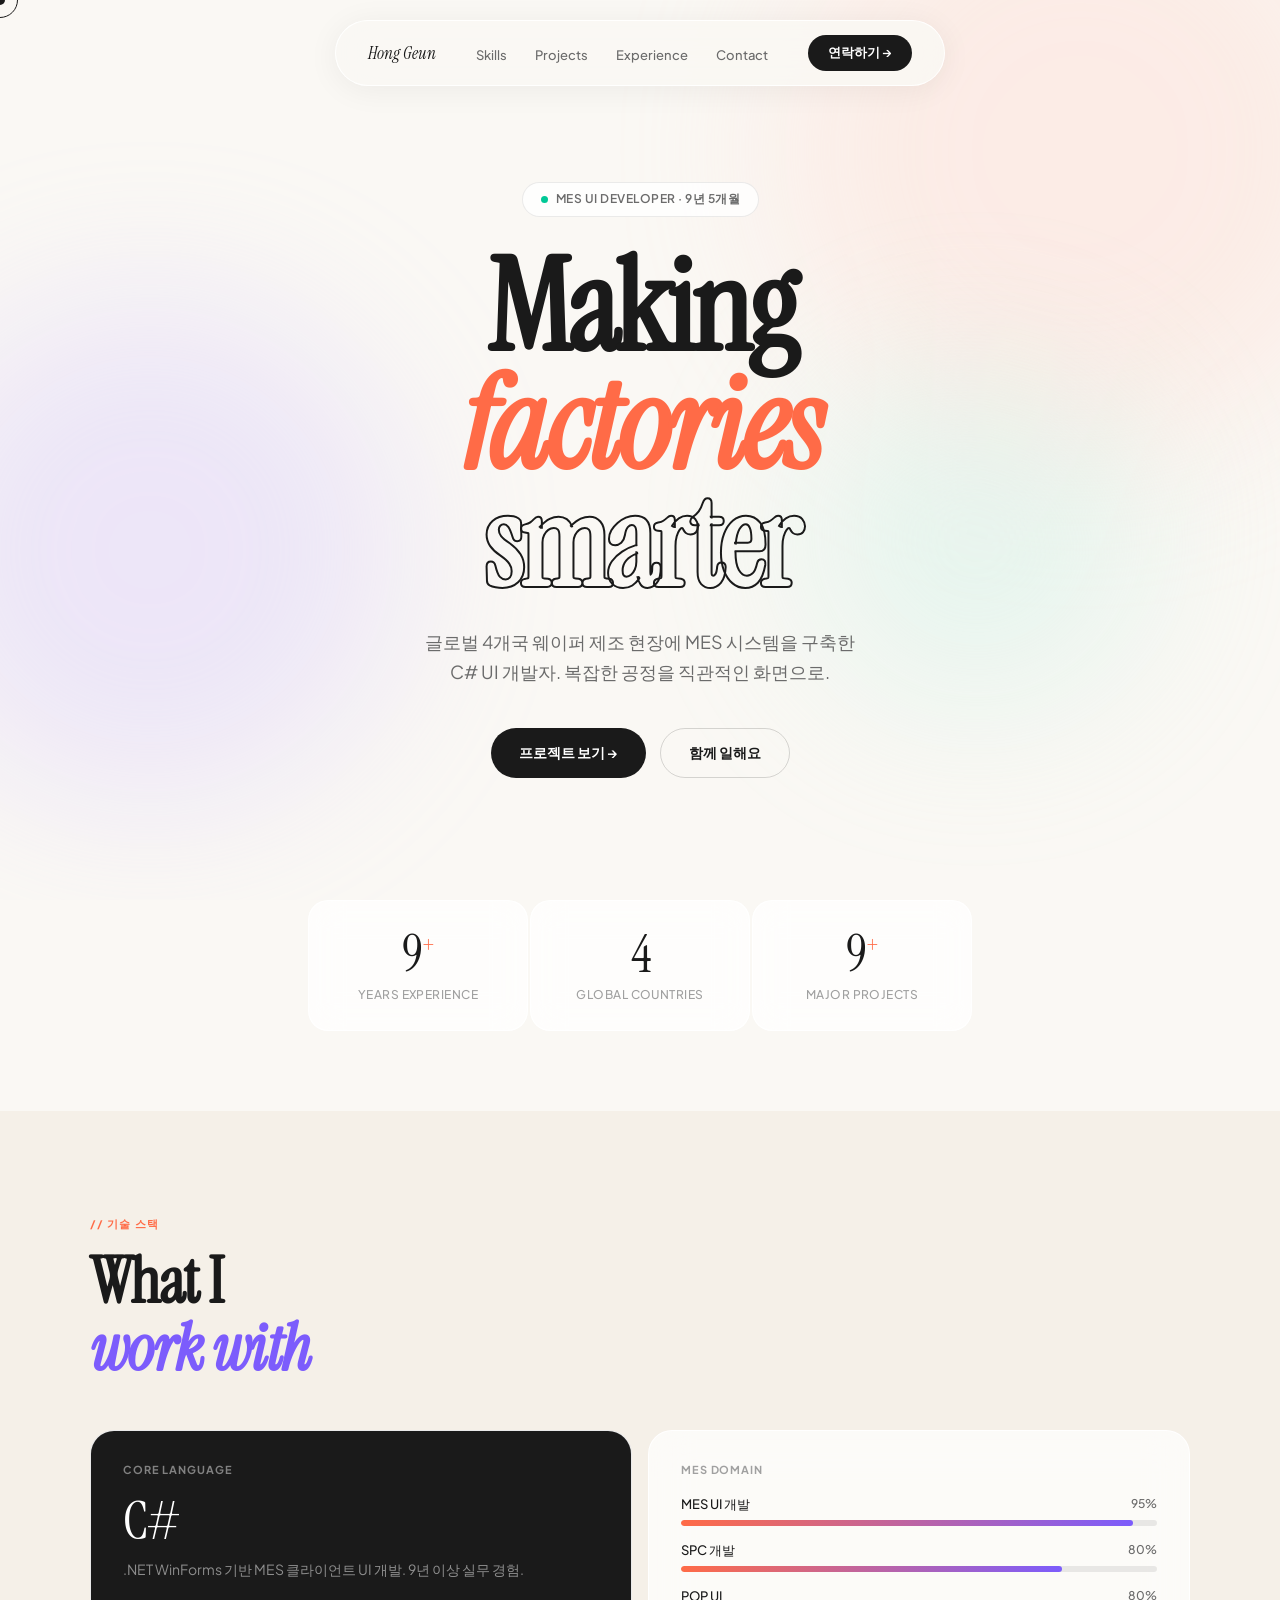
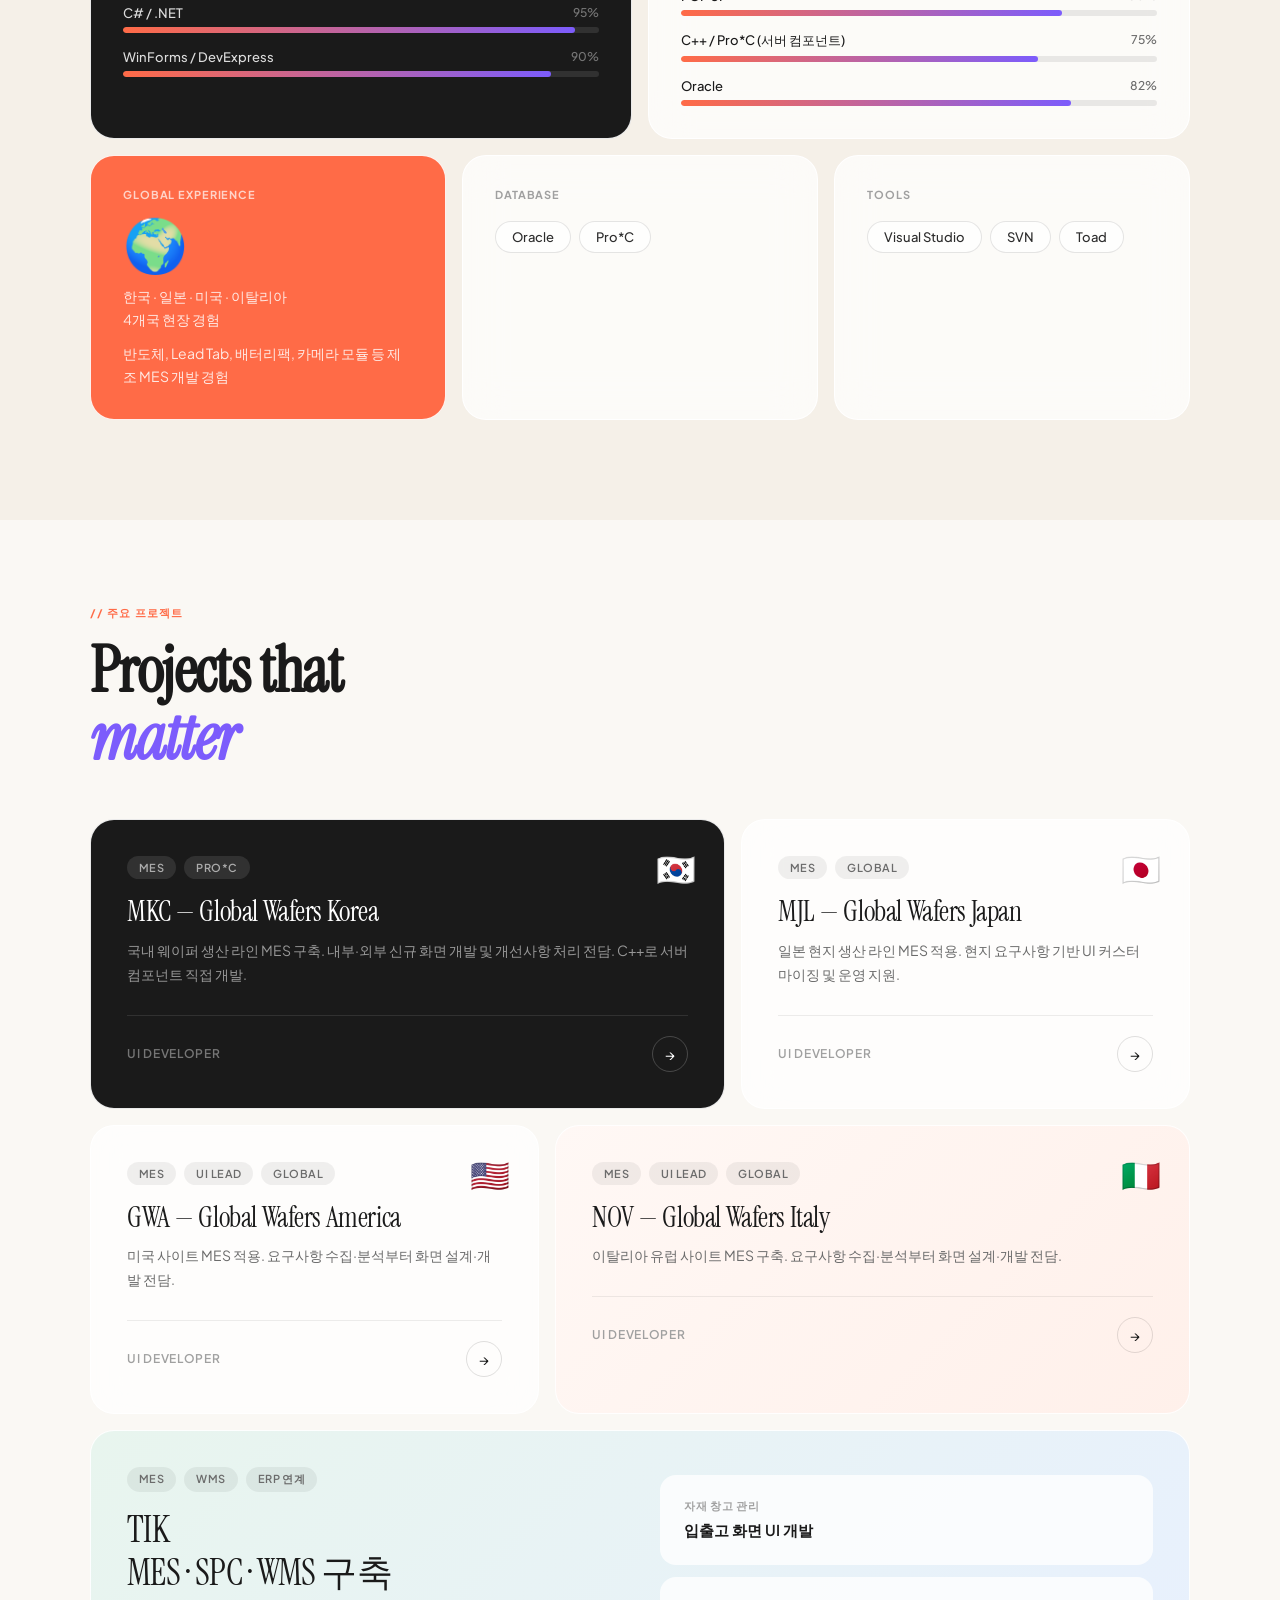
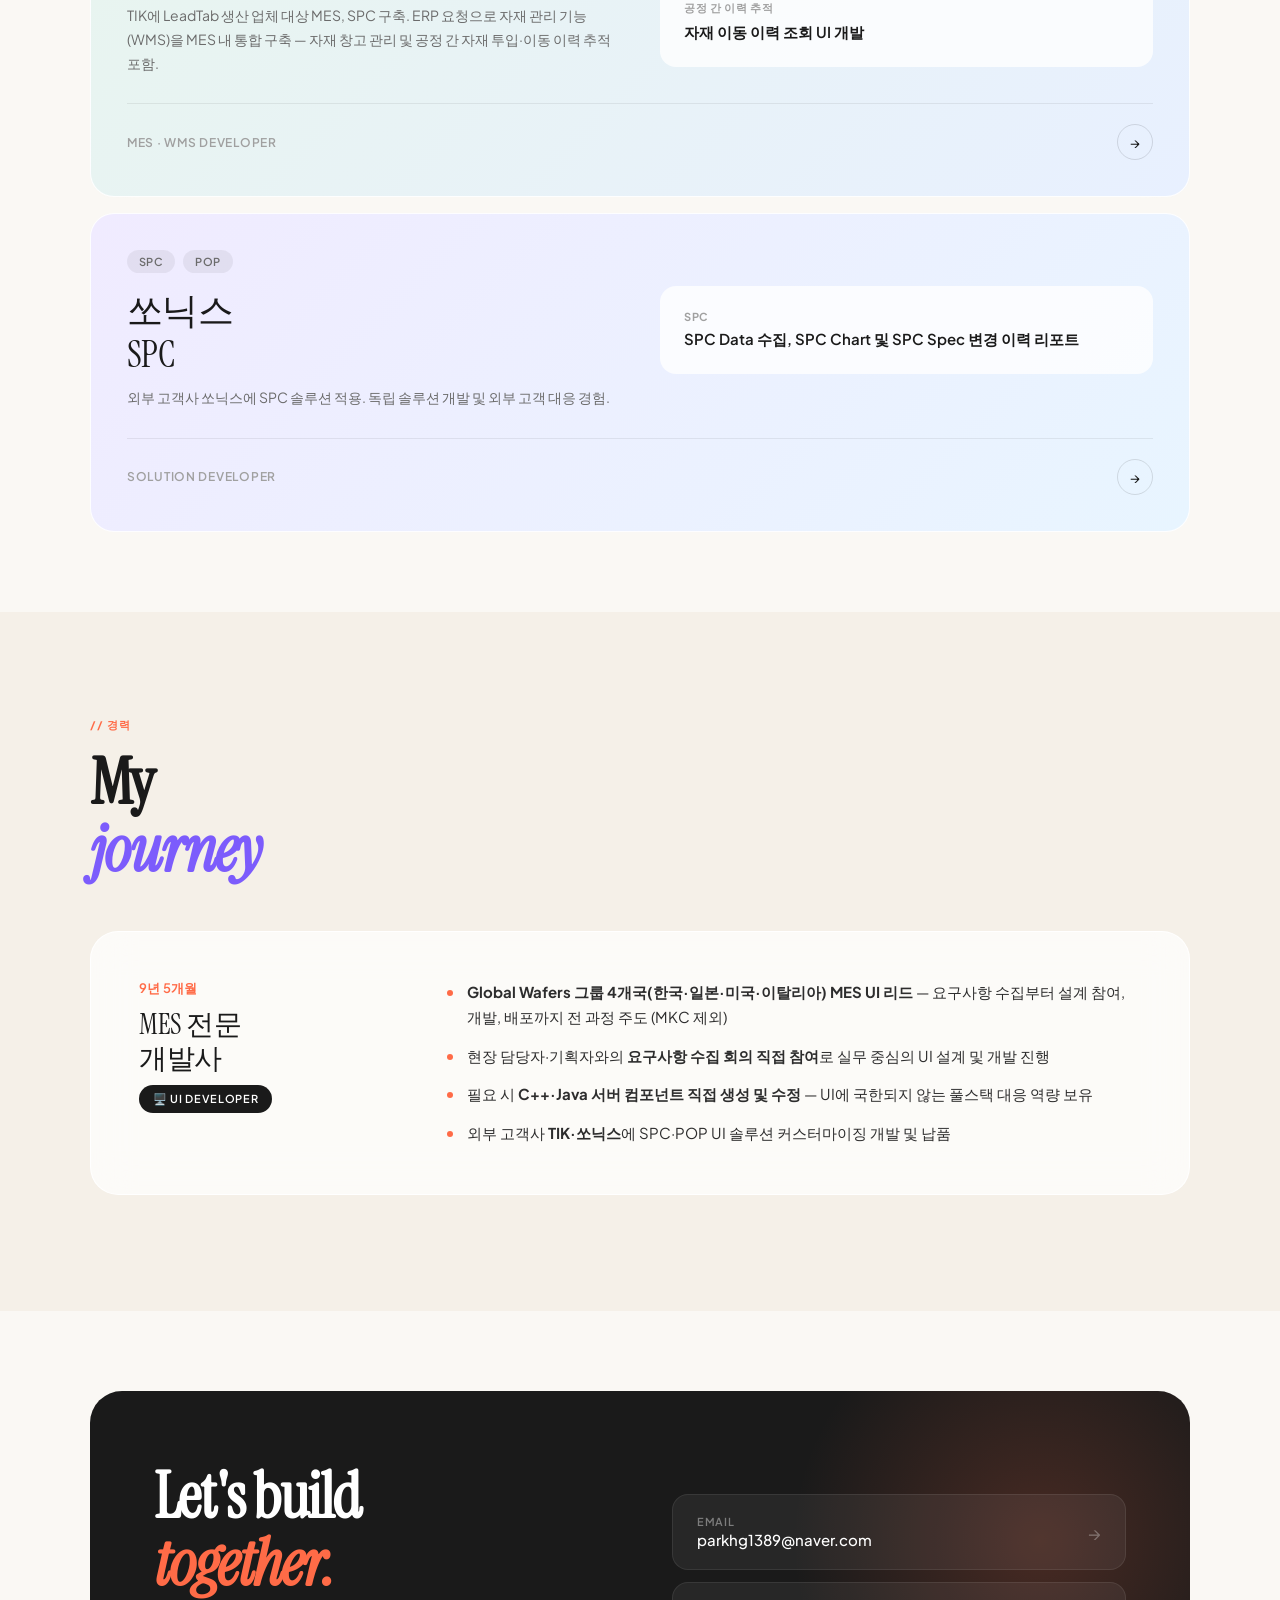
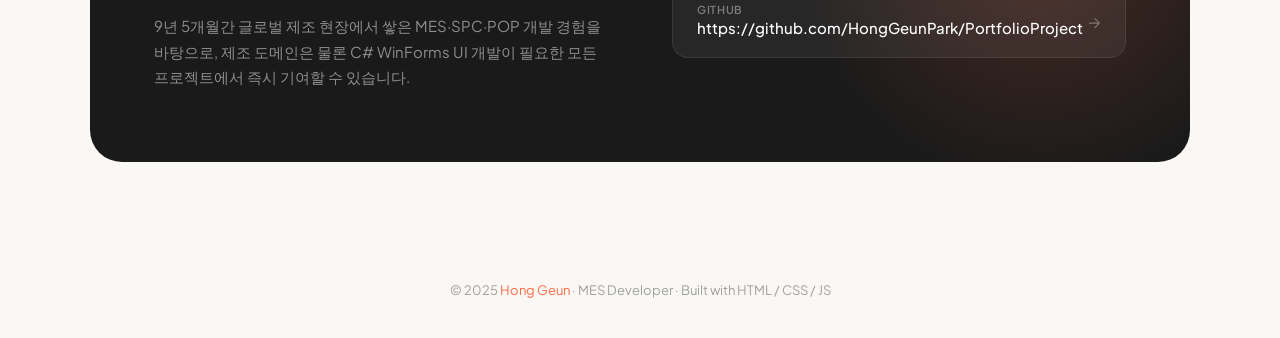
<file: index.html>
<!DOCTYPE html>
<html lang="ko">
<head>
<meta charset="UTF-8">
<meta name="viewport" content="width=device-width, initial-scale=1.0">
<title>Hong Geun · MES Developer</title>
<link href="https://fonts.googleapis.com/css2?family=Instrument+Serif:ital@0;1&family=Pretendard:wght@300;400;500;600;700&family=Plus+Jakarta+Sans:wght@400;600;700;800&display=swap" rel="stylesheet">
<link rel="stylesheet" href="style.css">
</head>
<body>

<!-- 커스텀 커서 -->
<div class="cursor" id="cursor"></div>
<div class="cursor-ring" id="cursorRing"></div>

<!-- 배경 블롭 -->
<div class="blob-wrap" aria-hidden="true">
  <div class="blob blob1"></div>
  <div class="blob blob2"></div>
  <div class="blob blob3"></div>
</div>

<!-- ── 네비게이션 ── -->
<nav>
  <div class="nav-logo">Hong Geun</div>
  <ul class="nav-links">
    <li><a href="#skills">Skills</a></li>
    <li><a href="#projects">Projects</a></li>
    <li><a href="#experience">Experience</a></li>
    <li><a href="#contact">Contact</a></li>
  </ul>
  <a href="#contact" class="nav-cta">연락하기 →</a>
</nav>

<!-- ── 히어로 ── -->
<section class="hero">
  <div class="hero-chip">
    <span class="chip-dot"></span>
    MES UI Developer · 9년 5개월
  </div>
  <h1 class="hero-title">
    Making<br>
    <em>factories</em><br>
    <span class="outline">smarter</span>
  </h1>
  <p class="hero-sub">
    글로벌 4개국 웨이퍼 제조 현장에 MES 시스템을 구축한<br>
    C# UI 개발자. 복잡한 공정을 직관적인 화면으로.
  </p>
  <div class="hero-actions">
    <a href="#projects" class="btn-dark">프로젝트 보기 →</a>
    <a href="#contact" class="btn-ghost">함께 일해요</a>
  </div>
</section>

<!-- ── 통계 ── -->
<div class="stats-row">
  <div class="stat-pill reveal">
    <div class="stat-big">9<sup>+</sup></div>
    <div class="stat-small">Years Experience</div>
  </div>
  <div class="stat-pill reveal d1">
    <div class="stat-big">4</div>
    <div class="stat-small">Global Countries</div>
  </div>
  <div class="stat-pill reveal d2">
    <div class="stat-big">9<sup>+</sup></div>
    <div class="stat-small">Major Projects</div>
  </div>
</div>

<!-- ── 스킬 ── -->
<div class="bg-cream" style="padding: 100px 0;">
<section id="skills" class="section" style="padding-top:0; padding-bottom:0;">
  <div class="reveal">
    <span class="section-tag">// 기술 스택</span>
    <h2 class="section-heading">What I<br><em>work with</em></h2>
  </div>
  <div class="skills-bento">

    <div class="bento-card dark col6 reveal d1">
      <div class="bento-label">Core Language</div>
      <div class="big-text">C#</div>
      <p style="color:rgba(255,255,255,0.5); font-size:14px; margin-top:10px; line-height:1.6;">
        .NET WinForms 기반 MES 클라이언트 UI 개발. 9년 이상 실무 경험.
      </p>
      <div style="margin-top:24px;" class="sbl">
        <div class="sbl-item">
          <div class="sbl-row"><span>C# / .NET</span><span class="sbl-pct">95%</span></div>
          <div class="sbl-track"><div class="sbl-fill" data-w="95"></div></div>
        </div>
        <div class="sbl-item">
          <div class="sbl-row"><span>WinForms / DevExpress</span><span class="sbl-pct">90%</span></div>
          <div class="sbl-track"><div class="sbl-fill" data-w="90"></div></div>
        </div>
      </div>
    </div>

    <div class="bento-card col6 reveal d2">
      <div class="bento-label">MES Domain</div>
      <div class="sbl">
        <div class="sbl-item">
          <div class="sbl-row"><span>MES UI 개발</span><span class="sbl-pct">95%</span></div>
          <div class="sbl-track"><div class="sbl-fill" data-w="95"></div></div>
        </div>
        <div class="sbl-item">
          <div class="sbl-row"><span>SPC 개발</span><span class="sbl-pct">80%</span></div>
          <div class="sbl-track"><div class="sbl-fill" data-w="80"></div></div>
        </div>
        <div class="sbl-item">
          <div class="sbl-row"><span>POP UI</span><span class="sbl-pct">80%</span></div>
          <div class="sbl-track"><div class="sbl-fill" data-w="80"></div></div>
        </div>
        <div class="sbl-item">
          <div class="sbl-row"><span>C++ / Pro*C (서버 컴포넌트)</span><span class="sbl-pct">75%</span></div>
          <div class="sbl-track"><div class="sbl-fill" data-w="75"></div></div>
        </div>
        <div class="sbl-item">
          <div class="sbl-row"><span>Oracle</span><span class="sbl-pct">82%</span></div>
          <div class="sbl-track"><div class="sbl-fill" data-w="82"></div></div>
        </div>
      </div>
    </div>

    <div class="bento-card coral col4 reveal">
      <div class="bento-label">Global Experience</div>
      <div class="big-text">🌍</div>
      <p style="color:rgba(255,255,255,0.85); font-size:14px; margin-top:12px; line-height:1.6;">
        한국 · 일본 · 미국 · 이탈리아<br>4개국 현장 경험
      </p>
      <p style="color:rgba(255,255,255,0.85); font-size:14px; margin-top:12px; line-height:1.6;">
        반도체, Lead Tab, 배터리팩, 카메라 모듈 등 제조 MES 개발 경험
      </p>
    </div>

    <div class="bento-card col4 reveal d1">
      <div class="bento-label">Database</div>
      <div class="s-chips">
        <span class="s-chip">Oracle</span>
        <span class="s-chip">Pro*C</span>
      </div>
    </div>

    <div class="bento-card col4 reveal d2">
      <div class="bento-label">Tools</div>
      <div class="s-chips">
        <span class="s-chip">Visual Studio</span>
        <span class="s-chip">SVN</span>
        <span class="s-chip">Toad</span>
      </div>
    </div>

  </div>
</section>
</div>

<!-- ── 프로젝트 ── -->
<section id="projects" class="section">
  <div class="reveal">
    <span class="section-tag">// 주요 프로젝트</span>
    <h2 class="section-heading">Projects that<br><em>matter</em></h2>
  </div>
  <div class="projects-grid">

    <div class="proj-card span7 dark reveal">
      <span class="proj-flag">🇰🇷</span>
      <div class="proj-tags-row">
        <span class="proj-tag">MES</span>        
        <span class="proj-tag">Pro*C</span>
      </div>
      <div class="proj-title">MKC — Global Wafers Korea</div>
      <p class="proj-desc">국내 웨이퍼 생산 라인 MES 구축. 내부·외부 신규 화면 개발 및 개선사항 처리 전담. C++로 서버 컴포넌트 직접 개발.</p>
      <div class="proj-bottom">
        <span class="proj-role">UI Developer</span>
        <div class="proj-arrow">→</div>
      </div>
    </div>

    <div class="proj-card span5 reveal d1">
      <span class="proj-flag">🇯🇵</span>
      <div class="proj-tags-row">
        <span class="proj-tag">MES</span>
        <span class="proj-tag">Global</span>
      </div>
      <div class="proj-title">MJL — Global Wafers Japan</div>
      <p class="proj-desc">일본 현지 생산 라인 MES 적용. 현지 요구사항 기반 UI 커스터마이징 및 운영 지원.</p>
      <div class="proj-bottom">
        <span class="proj-role">UI Developer</span>
        <div class="proj-arrow">→</div>
      </div>
    </div>

    <div class="proj-card span5 reveal">
      <span class="proj-flag">🇺🇸</span>
      <div class="proj-tags-row">
        <span class="proj-tag">MES</span>
        <span class="proj-tag">UI Lead</span>
        <span class="proj-tag">Global</span>
      </div>
      <div class="proj-title">GWA — Global Wafers America</div>
      <p class="proj-desc">미국 사이트 MES 적용. 요구사항 수집·분석부터 화면 설계·개발 전담.</p>
      <div class="proj-bottom">
        <span class="proj-role">UI Developer</span>
        <div class="proj-arrow">→</div>
      </div>
    </div>

    <div class="proj-card span7 reveal d1" style="background: linear-gradient(135deg,#fff8f5,#fff0ea);">
      <span class="proj-flag">🇮🇹</span>
      <div class="proj-tags-row">
        <span class="proj-tag">MES</span>
        <span class="proj-tag">UI Lead</span>
        <span class="proj-tag">Global</span>
      </div>
      <div class="proj-title">NOV — Global Wafers Italy</div>
      <p class="proj-desc">이탈리아 유럽 사이트 MES 구축. 요구사항 수집·분석부터 화면 설계·개발 전담.</p>
      <div class="proj-bottom">
        <span class="proj-role">UI Developer</span>
        <div class="proj-arrow">→</div>
      </div>
    </div>
    <div class="proj-card span12 reveal" style="background: linear-gradient(135deg,#e8f5ee,#e8f0ff);">
      <div style="display:grid; grid-template-columns:1fr 1fr; gap:40px; align-items:center;">
        <div>
          <div class="proj-tags-row">
            <span class="proj-tag">MES</span>
            <span class="proj-tag">WMS</span>
            <span class="proj-tag">ERP 연계</span>
          </div>
          <div class="proj-title" style="font-size:36px;">TIK<br>MES · SPC · WMS 구축</div>
          <p class="proj-desc"> TIK에 LeadTab 생산 업체 대상 MES, SPC 구축. ERP 요청으로 자재 관리 기능(WMS)을 MES 내 통합 구축 — 자재 창고 관리 및 공정 간 자재 투입·이동 이력 추적 포함.</p>
        </div>
        <div style="display:flex; flex-direction:column; gap:12px;">
          <div style="background:rgba(255,255,255,0.8); border-radius:16px; padding:24px;">
            <div style="font-size:11px; font-weight:700; color:#a0a0a0; letter-spacing:.06em; text-transform:uppercase; margin-bottom:6px;">자재 창고 관리</div>
            <div style="font-size:15px; font-weight:600; color:#1a1a1a;">입출고 화면 UI 개발</div>
          </div>
          <div style="background:rgba(255,255,255,0.8); border-radius:16px; padding:24px;">
            <div style="font-size:11px; font-weight:700; color:#a0a0a0; letter-spacing:.06em; text-transform:uppercase; margin-bottom:6px;">공정 간 이력 추적</div>
            <div style="font-size:15px; font-weight:600; color:#1a1a1a;">자재 이동 이력 조회 UI 개발</div>
          </div>
        </div>
      </div>
      <div class="proj-bottom">
        <span class="proj-role">MES · WMS Developer</span>
        <div class="proj-arrow">→</div>
      </div>
    </div>
    <div class="proj-card span12 reveal" style="background: linear-gradient(135deg,#f0ebff,#e8f5ff);">
      <div style="display:grid; grid-template-columns:1fr 1fr; gap:40px; align-items:center;">
        <div>
          <div class="proj-tags-row">
            <span class="proj-tag">SPC</span>
            <span class="proj-tag">POP</span>
          </div>
          <div class="proj-title" style="font-size:36px;">쏘닉스<br>SPC</div>
          <p class="proj-desc">외부 고객사 쏘닉스에 SPC 솔루션 적용. 독립 솔루션 개발 및 외부 고객 대응 경험.</p>
        </div>
        <div style="display:flex; flex-direction:column; gap:12px;">
          <div style="background:rgba(255,255,255,0.8); border-radius:16px; padding:24px;">
            <div style="font-size:11px; font-weight:700; color:#a0a0a0; letter-spacing:.06em; text-transform:uppercase; margin-bottom:6px;">SPC</div>
            <div style="font-size:15px; font-weight:600; color:#1a1a1a;">SPC Data 수집, SPC Chart 및 SPC Spec 변경 이력 리포트</div>
          </div>
        </div>
      </div>
      <div class="proj-bottom">
        <span class="proj-role">Solution Developer</span>
        <div class="proj-arrow">→</div>
      </div>
    </div>
  </div>
</section>

<!-- ── 경력 ── -->
<div class="bg-cream" style="padding: 100px 0;">
<section id="experience" class="section" style="padding-top:0; padding-bottom:0;">
  <div class="reveal">
    <span class="section-tag">// 경력</span>
    <h2 class="section-heading">My<br><em>journey</em></h2>
  </div>
  <div class="exp-card reveal">
    <div>
      <div class="exp-period">9년 5개월</div>
      <div class="exp-co">MES 전문<br>개발사</div>
      <div class="exp-badge">🖥️ UI Developer</div>
    </div>
    <ul class="exp-points">
      <li>
        <strong>Global Wafers 그룹 4개국(한국·일본·미국·이탈리아) MES UI 리드</strong> — 
        요구사항 수집부터 설계 참여, 개발, 배포까지 전 과정 주도 (MKC 제외)
      </li>
      <li>
        현장 담당자·기획자와의 <strong>요구사항 수집 회의 직접 참여</strong>로 
        실무 중심의 UI 설계 및 개발 진행
      </li>
      <li>
        필요 시 <strong>C++·Java 서버 컴포넌트 직접 생성 및 수정</strong> — 
        UI에 국한되지 않는 풀스택 대응 역량 보유
      </li>
      <li>
        외부 고객사 <strong>TIK·쏘닉스</strong>에 SPC·POP UI 솔루션 
        커스터마이징 개발 및 납품
      </li>
    </ul>
  </div>
</section>
</div>

<!-- ── 연락처 ── -->
<section id="contact" class="section">
  <div class="contact-wrap reveal">
    <div>
      <h2 class="contact-heading">Let's build<br><em>together.</em></h2>
      <p class="contact-sub">9년 5개월간 글로벌 제조 현장에서 쌓은 MES·SPC·POP 개발 경험을 바탕으로,
제조 도메인은 물론 C# WinForms UI 개발이 필요한 모든 프로젝트에서 즉시 기여할 수 있습니다.</p>
    </div>
    <div class="contact-links-col">
      <a href="mailto:parkhg1389@naver.com" class="contact-item">
        <div><div class="ci-label">Email</div><div class="ci-value">parkhg1389@naver.com</div></div>
        <span class="ci-arrow">→</span>
      </a>
      <a href="https://github.com/HongGeunPark/PortfolioProject" target="_blank" class="contact-item">
        <div><div class="ci-label">GitHub</div><div class="ci-value">https://github.com/HongGeunPark/PortfolioProject</div></div>
        <span class="ci-arrow">→</span>
      </a>
    </div>
  </div>
</section>

<footer>© 2025 <span>Hong Geun</span> · MES Developer · Built with HTML / CSS / JS</footer>

<script src="script.js"></script>
</body>
</html>
</file>
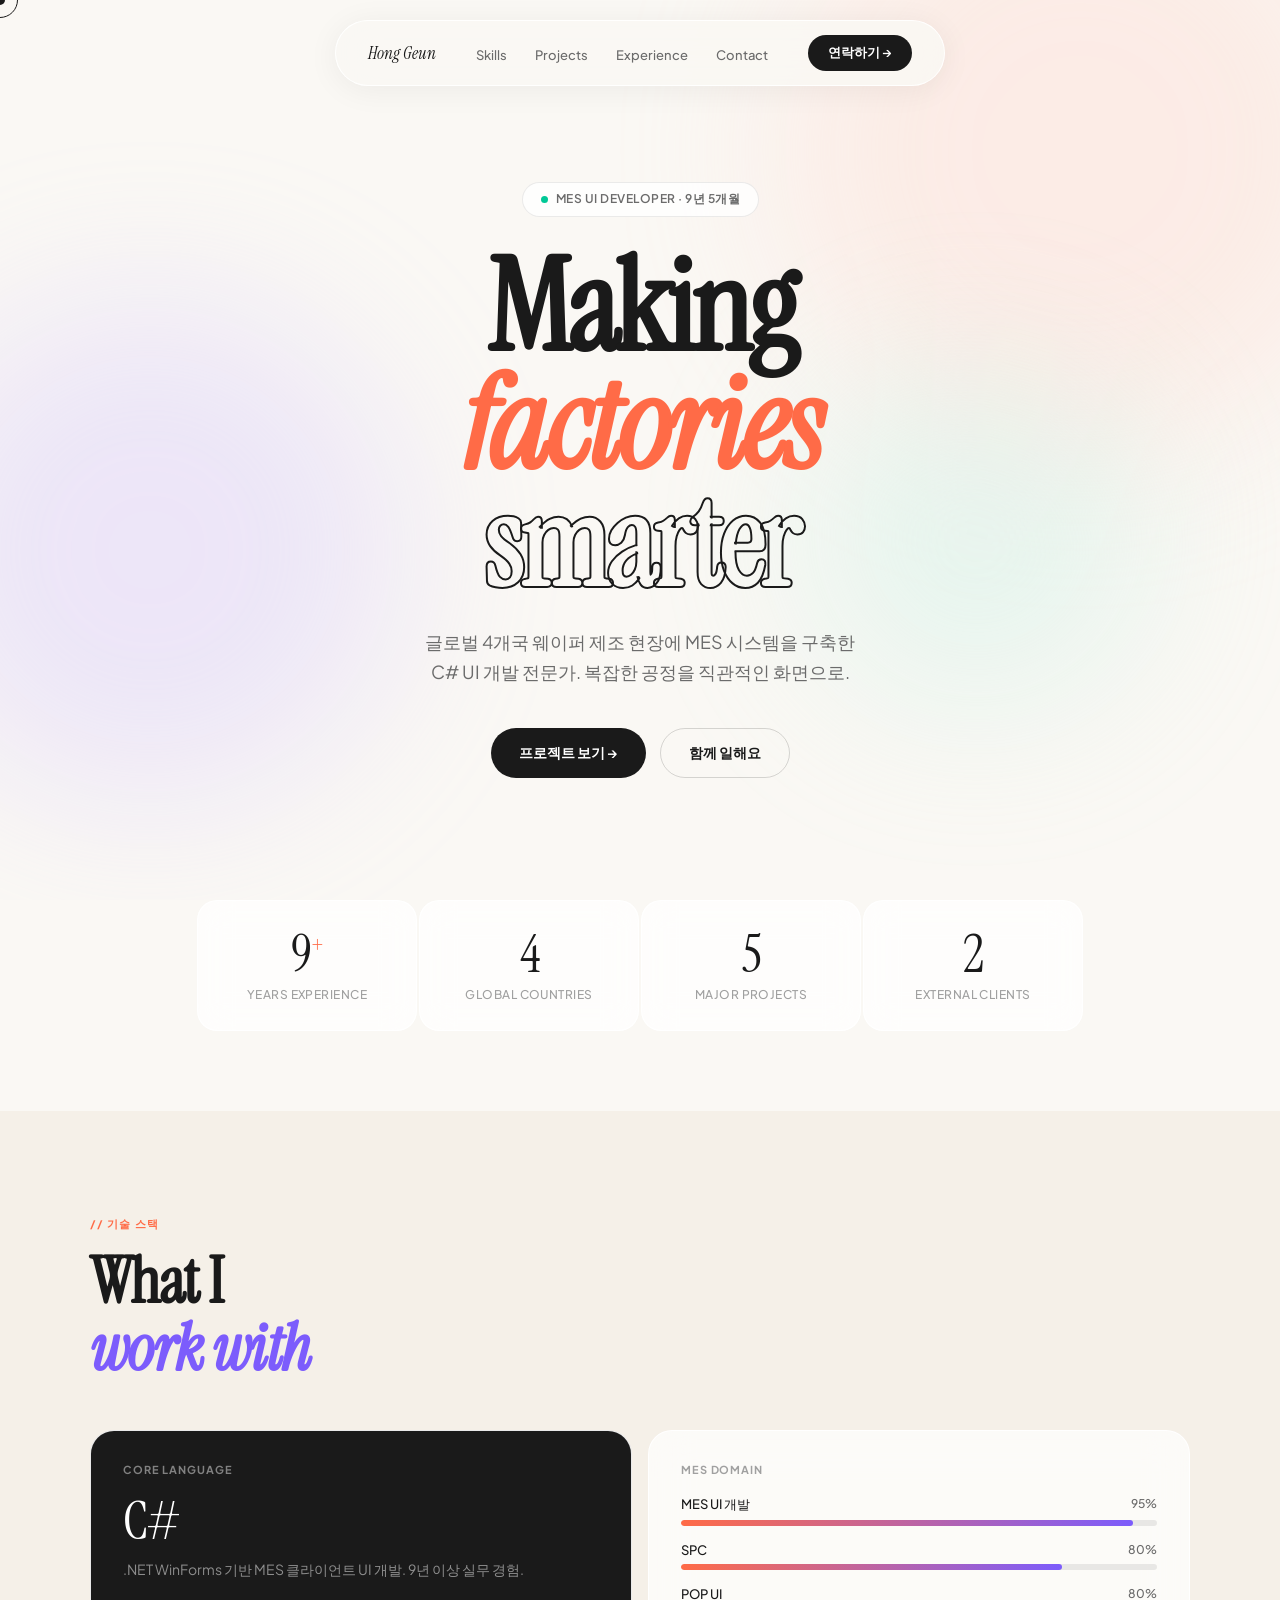
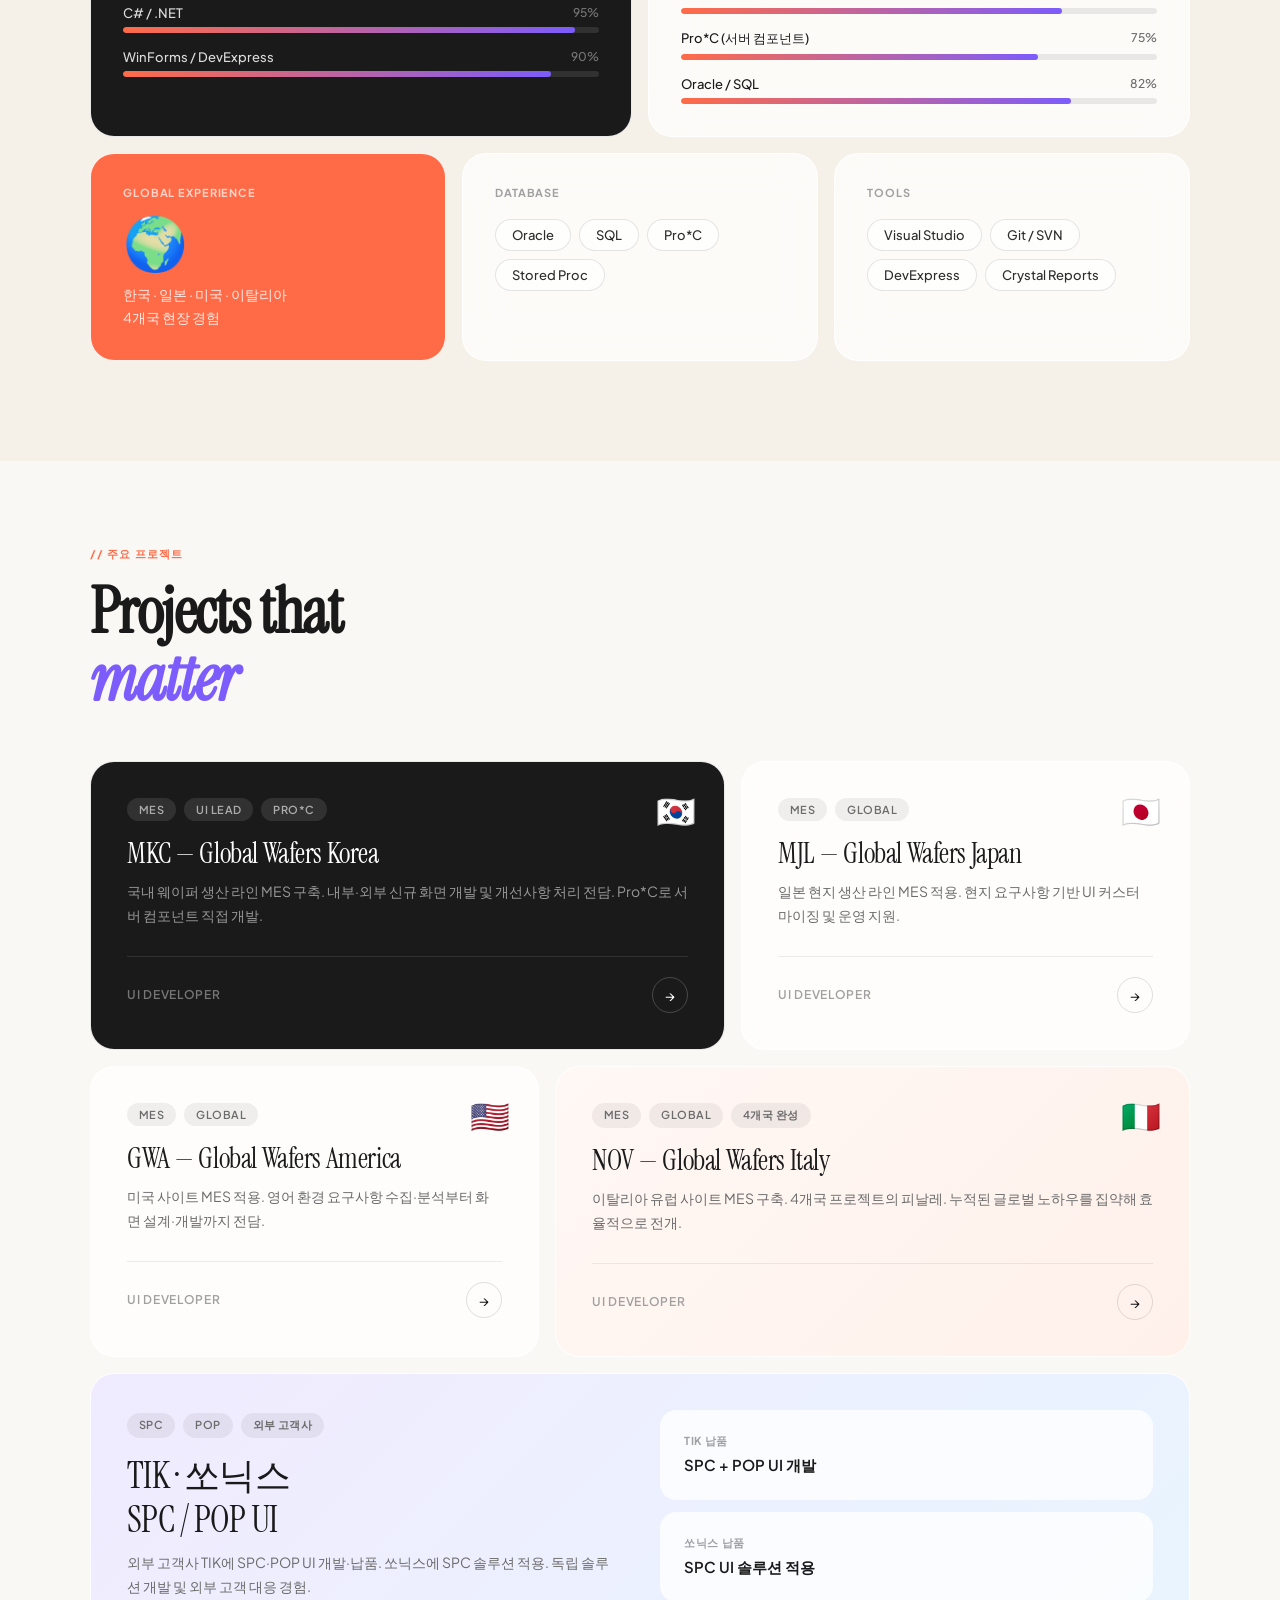
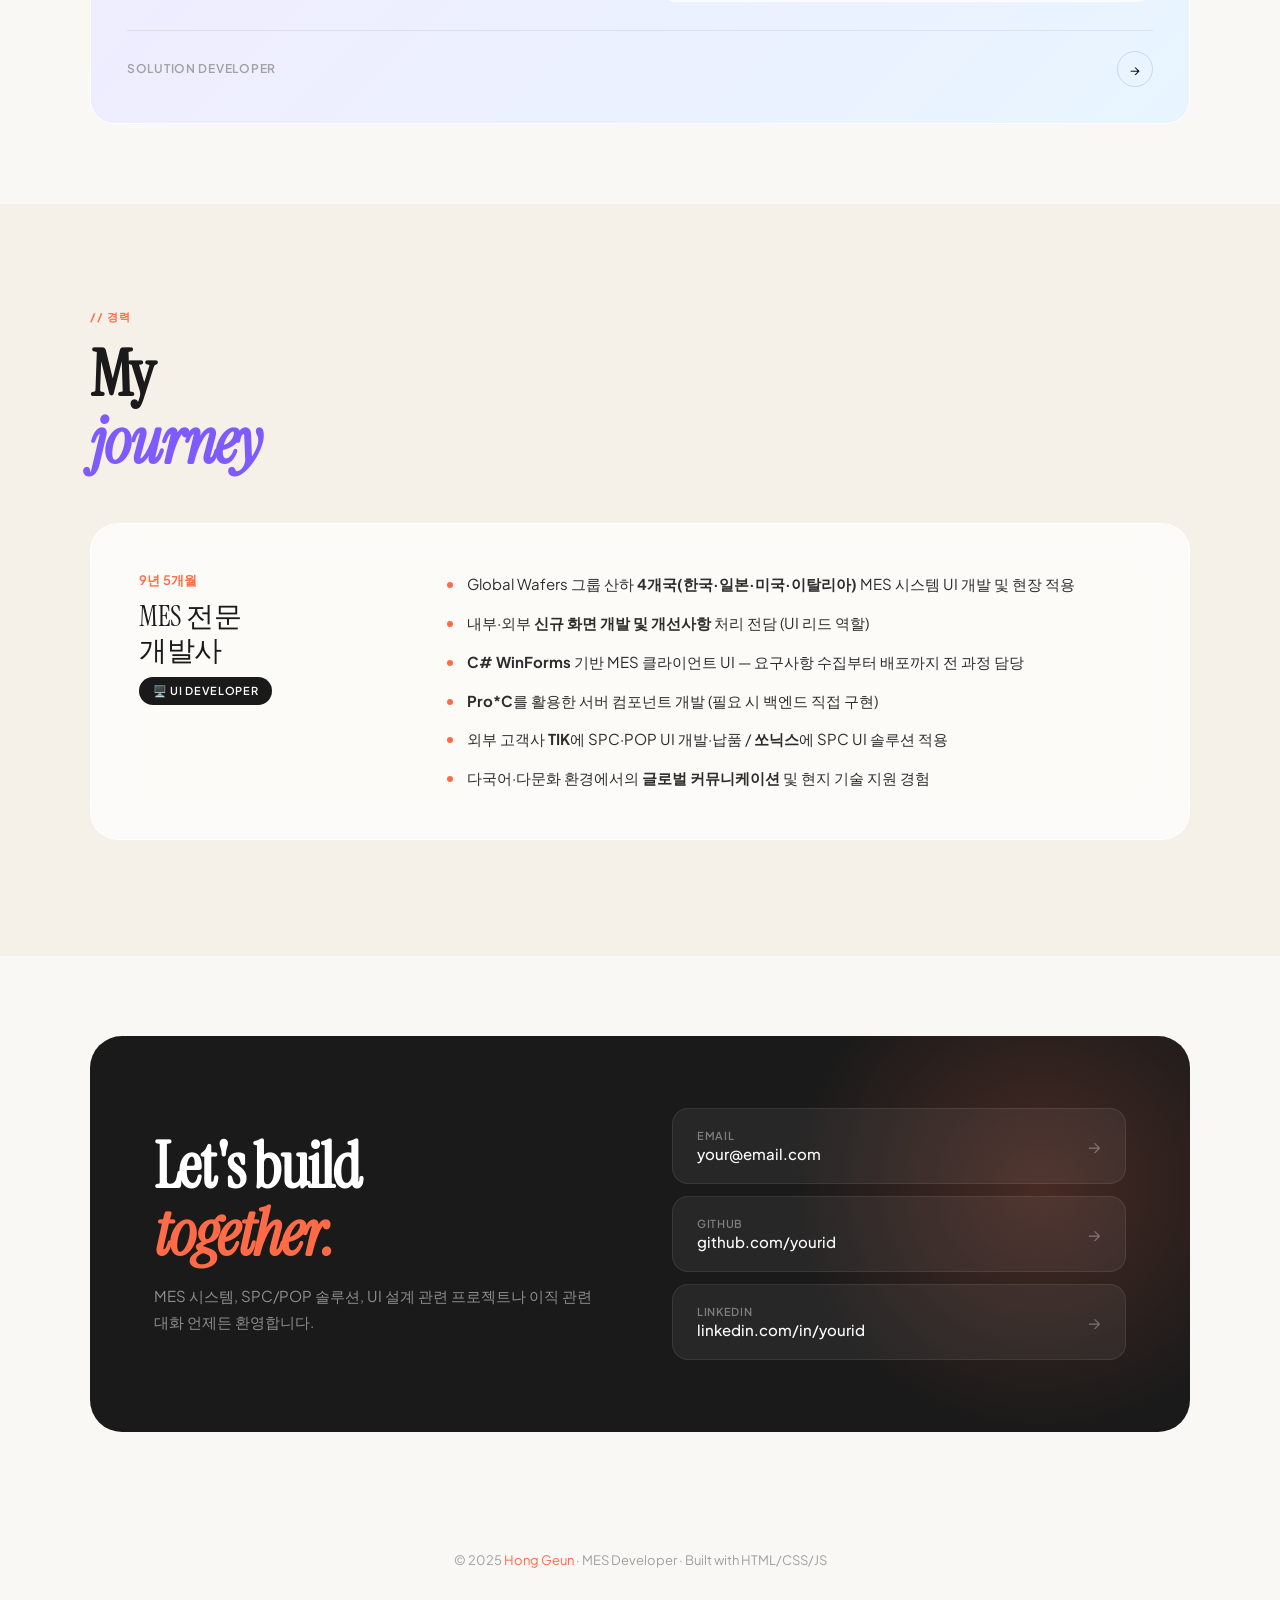
<file: index.html.html>
<!DOCTYPE html>
<html lang="ko">
<head>
<meta charset="UTF-8">
<meta name="viewport" content="width=device-width, initial-scale=1.0">
<title>Hong Geun · MES Developer</title>
<link href="https://fonts.googleapis.com/css2?family=Instrument+Serif:ital@0;1&family=Pretendard:wght@300;400;500;600;700&family=Plus+Jakarta+Sans:wght@400;600;700;800&display=swap" rel="stylesheet">
<style>
*, *::before, *::after { margin: 0; padding: 0; box-sizing: border-box; }

:root {
  --cream: #f5f0e8;
  --cream2: #ede8df;
  --warm-white: #faf8f4;
  --charcoal: #1a1a1a;
  --charcoal2: #2d2d2d;
  --mid: #6b6b6b;
  --light: #a0a0a0;
  --coral: #ff6b47;
  --violet: #7c5cfc;
  --mint: #00c896;
  --card-bg: rgba(255,255,255,0.7);
  --card-border: rgba(255,255,255,0.9);
}

html { scroll-behavior: smooth; }

body {
  background: var(--warm-white);
  color: var(--charcoal);
  font-family: 'Plus Jakarta Sans', 'Pretendard', sans-serif;
  overflow-x: hidden;
  cursor: none;
}

/* ── CUSTOM CURSOR ── */
.cursor {
  position: fixed;
  width: 10px; height: 10px;
  background: var(--charcoal);
  border-radius: 50%;
  pointer-events: none;
  z-index: 9999;
  transform: translate(-50%, -50%);
}
.cursor-ring {
  position: fixed;
  width: 36px; height: 36px;
  border: 1.5px solid var(--charcoal);
  border-radius: 50%;
  pointer-events: none;
  z-index: 9998;
  transform: translate(-50%, -50%);
  transition: width .3s, height .3s, border-color .2s;
}
.cursor-ring.hover { width: 56px; height: 56px; border-color: var(--coral); }
.cursor.hover { background: var(--coral); }

/* ── BLOBS ── */
.blob-wrap { position: fixed; inset: 0; pointer-events: none; z-index: 0; overflow: hidden; }
.blob { position: absolute; border-radius: 50%; filter: blur(80px); opacity: 0.35; animation: blobFloat 12s ease-in-out infinite alternate; }
.blob1 { width: 600px; height: 600px; background: #ffd6cc; top: -150px; right: -100px; }
.blob2 { width: 500px; height: 500px; background: #d4c5ff; bottom: 100px; left: -100px; animation-delay: -4s; }
.blob3 { width: 350px; height: 350px; background: #c5f0e4; top: 40%; right: 10%; animation-delay: -8s; }

@keyframes blobFloat {
  0%   { transform: translate(0,0) scale(1); }
  100% { transform: translate(30px,40px) scale(1.08); }
}

/* ── NAV ── */
nav {
  position: fixed;
  top: 20px; left: 50%;
  transform: translateX(-50%);
  z-index: 100;
  display: flex;
  align-items: center;
  gap: 40px;
  padding: 14px 32px;
  background: rgba(250,248,244,0.85);
  backdrop-filter: blur(20px);
  border: 1px solid var(--card-border);
  border-radius: 100px;
  box-shadow: 0 4px 32px rgba(0,0,0,0.06);
}
.nav-logo { font-family: 'Instrument Serif', serif; font-size: 17px; font-style: italic; color: var(--charcoal); }
.nav-links { display: flex; gap: 28px; list-style: none; }
.nav-links a { font-size: 13px; font-weight: 500; color: var(--mid); text-decoration: none; transition: color .2s; }
.nav-links a:hover { color: var(--charcoal); }
.nav-cta {
  font-size: 13px; font-weight: 600; color: #fff;
  background: var(--charcoal); padding: 9px 20px;
  border-radius: 100px; text-decoration: none; transition: all .25s;
}
.nav-cta:hover { background: var(--coral); transform: scale(1.04); }

/* ── HERO ── */
.hero {
  position: relative; z-index: 1;
  min-height: 100vh;
  display: flex; flex-direction: column;
  justify-content: center; align-items: center;
  text-align: center;
  padding: 140px 24px 80px;
}

.hero-chip {
  display: inline-flex; align-items: center; gap: 8px;
  background: rgba(255,255,255,0.8);
  border: 1px solid rgba(0,0,0,0.08);
  border-radius: 100px; padding: 8px 18px;
  font-size: 12px; font-weight: 600;
  color: var(--mid); letter-spacing: 0.04em; text-transform: uppercase;
  margin-bottom: 32px;
  animation: chipPop 0.7s cubic-bezier(0.34, 1.56, 0.64, 1) both;
}
.chip-dot { width: 7px; height: 7px; background: var(--mint); border-radius: 50%; animation: pulse 2.5s ease-in-out infinite; }
@keyframes pulse { 0%,100%{opacity:1;transform:scale(1)} 50%{opacity:.5;transform:scale(1.3)} }
@keyframes chipPop { from{opacity:0;transform:scale(.8) translateY(10px)} to{opacity:1;transform:none} }

.hero-title {
  font-family: 'Instrument Serif', serif;
  font-size: clamp(64px, 10vw, 140px);
  line-height: 0.92; letter-spacing: -0.03em;
  color: var(--charcoal); margin-bottom: 24px;
  animation: titleUp 0.9s cubic-bezier(0.16,1,0.3,1) 0.1s both;
}
.hero-title em { font-style: italic; color: var(--coral); }
.hero-title .outline { -webkit-text-stroke: 2px var(--charcoal); color: transparent; }
@keyframes titleUp { from{opacity:0;transform:translateY(40px)} to{opacity:1;transform:none} }

.hero-sub {
  font-size: clamp(15px,2vw,18px); color: var(--mid); font-weight: 400;
  max-width: 520px; line-height: 1.7; margin-bottom: 40px;
  animation: titleUp 0.9s cubic-bezier(0.16,1,0.3,1) 0.25s both;
}

.hero-actions {
  display: flex; align-items: center; gap: 14px;
  animation: titleUp 0.9s cubic-bezier(0.16,1,0.3,1) 0.4s both;
}

.btn-dark {
  display: inline-flex; align-items: center; gap: 8px;
  background: var(--charcoal); color: #fff;
  padding: 15px 28px; border-radius: 100px;
  font-size: 14px; font-weight: 600; text-decoration: none; transition: all .25s;
}
.btn-dark:hover { background: var(--coral); transform: translateY(-2px); box-shadow: 0 12px 32px rgba(255,107,71,0.3); }

.btn-ghost {
  display: inline-flex; align-items: center; gap: 8px;
  border: 1.5px solid rgba(0,0,0,0.15); color: var(--charcoal);
  padding: 14px 28px; border-radius: 100px;
  font-size: 14px; font-weight: 600; text-decoration: none; transition: all .25s;
}
.btn-ghost:hover { border-color: var(--charcoal); transform: translateY(-2px); }

/* ── STATS ── */
.stats-row {
  position: relative; z-index: 1;
  display: flex; justify-content: center; gap: 2px;
  padding: 0 24px 80px; flex-wrap: wrap;
}
.stat-pill {
  background: rgba(255,255,255,0.75); backdrop-filter: blur(16px);
  border: 1px solid var(--card-border); border-radius: 20px;
  padding: 28px 36px; text-align: center;
  flex: 1; min-width: 160px; max-width: 220px;
  transition: transform .25s, box-shadow .25s;
}
.stat-pill:hover { transform: translateY(-6px); box-shadow: 0 20px 48px rgba(0,0,0,0.08); }
.stat-big { font-family: 'Instrument Serif', serif; font-size: 52px; line-height: 1; color: var(--charcoal); letter-spacing: -0.02em; }
.stat-big sup { font-size: 24px; color: var(--coral); }
.stat-small { font-size: 12px; color: var(--light); font-weight: 500; margin-top: 6px; letter-spacing: 0.04em; text-transform: uppercase; }

/* ── SECTIONS ── */
.section { position: relative; z-index: 1; padding: 80px 40px; max-width: 1180px; margin: 0 auto; }
.bg-cream { background: var(--cream); }
.section-tag { display: inline-block; font-size: 11px; font-weight: 700; letter-spacing: 0.1em; text-transform: uppercase; color: var(--coral); margin-bottom: 16px; }
.section-heading { font-family: 'Instrument Serif', serif; font-size: clamp(40px,5vw,64px); line-height: 1.05; letter-spacing: -0.025em; color: var(--charcoal); margin-bottom: 48px; }
.section-heading em { font-style: italic; color: var(--violet); }

/* ── BENTO SKILLS ── */
.skills-bento { display: grid; grid-template-columns: repeat(12, 1fr); gap: 16px; }

.bento-card {
  background: var(--card-bg); backdrop-filter: blur(20px);
  border: 1px solid var(--card-border); border-radius: 24px; padding: 32px;
  transition: transform .3s cubic-bezier(0.34,1.56,0.64,1), box-shadow .3s;
  overflow: hidden;
}
.bento-card:hover { transform: translateY(-4px) scale(1.01); box-shadow: 0 24px 56px rgba(0,0,0,0.1); }
.bento-card.col6 { grid-column: span 6; }
.bento-card.col4 { grid-column: span 4; }
.bento-card.col3 { grid-column: span 3; }
.bento-card.dark { background: var(--charcoal); }
.bento-card.coral { background: var(--coral); }

.bento-label { font-size: 11px; font-weight: 700; letter-spacing: 0.08em; text-transform: uppercase; color: var(--light); margin-bottom: 20px; }
.bento-card.dark .bento-label { color: rgba(255,255,255,0.45); }
.bento-card.coral .bento-label { color: rgba(255,255,255,0.7); }

.big-text { font-family: 'Instrument Serif', serif; font-size: 52px; line-height: 1; letter-spacing: -0.02em; color: var(--charcoal); }
.bento-card.dark .big-text { color: #fff; }
.bento-card.coral .big-text { color: #fff; }

.s-chips { display: flex; flex-wrap: wrap; gap: 8px; margin-top: 8px; }
.s-chip {
  display: inline-block; padding: 7px 16px; border-radius: 100px;
  font-size: 13px; font-weight: 500;
  border: 1.5px solid rgba(0,0,0,0.1); color: var(--charcoal2);
  background: rgba(255,255,255,0.6); transition: all .2s;
}
.s-chip:hover { border-color: var(--coral); color: var(--coral); transform: scale(1.04); }
.bento-card.dark .s-chip { border-color: rgba(255,255,255,0.15); color: rgba(255,255,255,0.8); background: rgba(255,255,255,0.07); }

.sbl { display: flex; flex-direction: column; gap: 16px; }
.sbl-item { display: flex; flex-direction: column; gap: 6px; }
.sbl-row { display: flex; justify-content: space-between; font-size: 13px; font-weight: 500; }
.sbl-pct { color: var(--mid); font-size: 12px; }
.sbl-track { height: 6px; background: rgba(0,0,0,0.08); border-radius: 100px; overflow: hidden; }
.sbl-fill { height: 100%; border-radius: 100px; background: linear-gradient(90deg, var(--coral), var(--violet)); width: 0; transition: width 1.4s cubic-bezier(0.16,1,0.3,1); }
.bento-card.dark .sbl-track { background: rgba(255,255,255,0.1); }
.bento-card.dark .sbl-row { color: rgba(255,255,255,0.85); }
.bento-card.dark .sbl-pct { color: rgba(255,255,255,0.4); }

/* ── PROJECTS ── */
.projects-grid { display: grid; grid-template-columns: repeat(12, 1fr); gap: 16px; }
.proj-card {
  background: var(--card-bg); backdrop-filter: blur(20px);
  border: 1px solid var(--card-border); border-radius: 24px; padding: 36px;
  position: relative; overflow: hidden;
  transition: transform .3s cubic-bezier(0.34,1.56,0.64,1), box-shadow .3s;
}
.proj-card:hover { transform: translateY(-6px); box-shadow: 0 32px 64px rgba(0,0,0,0.1); }
.proj-card.span7 { grid-column: span 7; }
.proj-card.span5 { grid-column: span 5; }
.proj-card.span12 { grid-column: span 12; }
.proj-card.dark { background: var(--charcoal); }

.proj-flag { position: absolute; top: 28px; right: 28px; font-size: 32px; }
.proj-tags-row { display: flex; gap: 8px; flex-wrap: wrap; margin-bottom: 16px; }
.proj-tag { font-size: 11px; font-weight: 600; letter-spacing: 0.04em; text-transform: uppercase; padding: 5px 12px; border-radius: 100px; background: rgba(0,0,0,0.06); color: var(--mid); }
.proj-card.dark .proj-tag { background: rgba(255,255,255,0.1); color: rgba(255,255,255,0.6); }
.proj-title { font-family: 'Instrument Serif', serif; font-size: 28px; letter-spacing: -0.015em; color: var(--charcoal); margin-bottom: 10px; line-height: 1.2; }
.proj-card.dark .proj-title { color: #fff; }
.proj-desc { font-size: 14px; color: var(--mid); line-height: 1.7; }
.proj-card.dark .proj-desc { color: rgba(255,255,255,0.55); }
.proj-bottom { display: flex; align-items: center; justify-content: space-between; margin-top: 28px; padding-top: 20px; border-top: 1px solid rgba(0,0,0,0.07); }
.proj-card.dark .proj-bottom { border-top-color: rgba(255,255,255,0.1); }
.proj-role { font-size: 12px; font-weight: 600; color: var(--light); text-transform: uppercase; letter-spacing: 0.06em; }
.proj-card.dark .proj-role { color: rgba(255,255,255,0.4); }
.proj-arrow { width: 36px; height: 36px; border: 1.5px solid rgba(0,0,0,0.12); border-radius: 50%; display: flex; align-items: center; justify-content: center; font-size: 14px; color: var(--charcoal); transition: all .2s; }
.proj-card:hover .proj-arrow { background: var(--charcoal); color: #fff; border-color: var(--charcoal); }
.proj-card.dark .proj-arrow { border-color: rgba(255,255,255,0.2); color: #fff; }
.proj-card.dark:hover .proj-arrow { background: var(--coral); border-color: var(--coral); }

/* ── EXPERIENCE ── */
.exp-card {
  background: var(--card-bg); backdrop-filter: blur(20px);
  border: 1px solid var(--card-border); border-radius: 28px; padding: 48px;
  margin-bottom: 16px;
  display: grid; grid-template-columns: 260px 1fr; gap: 48px;
  transition: transform .25s, box-shadow .25s;
}
.exp-card:hover { transform: translateY(-4px); box-shadow: 0 24px 56px rgba(0,0,0,0.08); }
.exp-period { font-size: 13px; font-weight: 600; color: var(--coral); letter-spacing: 0.02em; }
.exp-co { font-family: 'Instrument Serif', serif; font-size: 28px; letter-spacing: -0.01em; color: var(--charcoal); line-height: 1.2; margin: 10px 0; }
.exp-badge { display: inline-flex; align-items: center; gap: 6px; background: var(--charcoal); color: #fff; font-size: 11px; font-weight: 600; letter-spacing: 0.06em; text-transform: uppercase; padding: 7px 14px; border-radius: 100px; width: fit-content; }
.exp-points { list-style: none; display: flex; flex-direction: column; gap: 14px; }
.exp-points li { font-size: 15px; color: var(--charcoal2); line-height: 1.65; padding-left: 20px; position: relative; font-weight: 400; }
.exp-points li::before { content: ''; position: absolute; left: 0; top: 10px; width: 6px; height: 6px; border-radius: 50%; background: var(--coral); }

/* ── CONTACT ── */
.contact-wrap {
  background: var(--charcoal); border-radius: 32px;
  padding: 72px 64px;
  display: grid; grid-template-columns: 1fr 1fr; gap: 64px; align-items: center;
  position: relative; overflow: hidden;
}
.contact-wrap::before {
  content: ''; position: absolute;
  width: 500px; height: 500px;
  background: radial-gradient(circle, rgba(255,107,71,0.2) 0%, transparent 70%);
  top: -100px; right: -100px; border-radius: 50%;
}
.contact-heading { font-family: 'Instrument Serif', serif; font-size: clamp(40px,5vw,64px); color: #fff; line-height: 1.05; letter-spacing: -0.025em; }
.contact-heading em { font-style: italic; color: var(--coral); }
.contact-sub { font-size: 15px; color: rgba(255,255,255,0.5); margin-top: 16px; line-height: 1.7; }
.contact-links-col { display: flex; flex-direction: column; gap: 12px; position: relative; z-index: 1; }
.contact-item { display: flex; align-items: center; justify-content: space-between; background: rgba(255,255,255,0.06); border: 1px solid rgba(255,255,255,0.08); border-radius: 16px; padding: 20px 24px; text-decoration: none; transition: all .25s; }
.contact-item:hover { background: rgba(255,107,71,0.12); border-color: rgba(255,107,71,0.3); transform: translateX(6px); }
.ci-label { font-size: 11px; font-weight: 600; letter-spacing: 0.06em; text-transform: uppercase; color: rgba(255,255,255,0.4); }
.ci-value { font-size: 15px; font-weight: 500; color: #fff; margin-top: 2px; }
.ci-arrow { font-size: 18px; color: rgba(255,255,255,0.3); transition: all .25s; }
.contact-item:hover .ci-arrow { color: var(--coral); transform: translateX(4px); }

/* ── FOOTER ── */
footer { text-align: center; padding: 40px 24px; font-size: 13px; color: var(--light); position: relative; z-index: 1; }
footer span { color: var(--coral); }

/* ── ANIMATIONS ── */
.reveal { opacity: 0; transform: translateY(32px); transition: opacity .8s cubic-bezier(0.16,1,0.3,1), transform .8s cubic-bezier(0.16,1,0.3,1); }
.reveal.on { opacity: 1; transform: none; }
.d1 { transition-delay: 0.07s; }
.d2 { transition-delay: 0.14s; }
.d3 { transition-delay: 0.21s; }

/* ── RESPONSIVE ── */
@media (max-width: 900px) {
  nav { gap: 16px; padding: 12px 20px; top: 12px; }
  .nav-links { display: none; }
  .bento-card.col6,.bento-card.col4,.bento-card.col3 { grid-column: span 12; }
  .proj-card.span7,.proj-card.span5 { grid-column: span 12; }
  .exp-card { grid-template-columns: 1fr; gap: 24px; padding: 32px; }
  .contact-wrap { grid-template-columns: 1fr; padding: 40px 32px; gap: 36px; }
  .section { padding: 60px 20px; }
}
</style>
</head>
<body>

<div class="cursor" id="cursor"></div>
<div class="cursor-ring" id="cursorRing"></div>

<div class="blob-wrap" aria-hidden="true">
  <div class="blob blob1"></div>
  <div class="blob blob2"></div>
  <div class="blob blob3"></div>
</div>

<!-- NAV -->
<nav>
  <div class="nav-logo">Hong Geun</div>
  <ul class="nav-links">
    <li><a href="#skills">Skills</a></li>
    <li><a href="#projects">Projects</a></li>
    <li><a href="#experience">Experience</a></li>
    <li><a href="#contact">Contact</a></li>
  </ul>
  <a href="#contact" class="nav-cta">연락하기 →</a>
</nav>

<!-- HERO -->
<section class="hero">
  <div class="hero-chip">
    <span class="chip-dot"></span>
    MES UI Developer · 9년 5개월
  </div>
  <h1 class="hero-title">
    Making<br>
    <em>factories</em><br>
    <span class="outline">smarter</span>
  </h1>
  <p class="hero-sub">
    글로벌 4개국 웨이퍼 제조 현장에 MES 시스템을 구축한<br>
    C# UI 개발 전문가. 복잡한 공정을 직관적인 화면으로.
  </p>
  <div class="hero-actions">
    <a href="#projects" class="btn-dark">프로젝트 보기 →</a>
    <a href="#contact" class="btn-ghost">함께 일해요</a>
  </div>
</section>

<!-- STATS -->
<div class="stats-row">
  <div class="stat-pill reveal"><div class="stat-big">9<sup>+</sup></div><div class="stat-small">Years Experience</div></div>
  <div class="stat-pill reveal d1"><div class="stat-big">4</div><div class="stat-small">Global Countries</div></div>
  <div class="stat-pill reveal d2"><div class="stat-big">5</div><div class="stat-small">Major Projects</div></div>
  <div class="stat-pill reveal d3"><div class="stat-big">2</div><div class="stat-small">External Clients</div></div>
</div>

<!-- SKILLS -->
<div class="bg-cream" style="padding: 100px 0;">
<section id="skills" class="section" style="padding-top:0;padding-bottom:0;">
  <div class="reveal">
    <span class="section-tag">// 기술 스택</span>
    <h2 class="section-heading">What I<br><em>work with</em></h2>
  </div>
  <div class="skills-bento">
    <div class="bento-card dark col6 reveal d1">
      <div class="bento-label">Core Language</div>
      <div class="big-text">C#</div>
      <p style="color:rgba(255,255,255,0.5);font-size:14px;margin-top:10px;line-height:1.6;">.NET WinForms 기반 MES 클라이언트 UI 개발. 9년 이상 실무 경험.</p>
      <div style="margin-top:24px;" class="sbl">
        <div class="sbl-item"><div class="sbl-row"><span>C# / .NET</span><span class="sbl-pct">95%</span></div><div class="sbl-track"><div class="sbl-fill" data-w="95"></div></div></div>
        <div class="sbl-item"><div class="sbl-row"><span>WinForms / DevExpress</span><span class="sbl-pct">90%</span></div><div class="sbl-track"><div class="sbl-fill" data-w="90"></div></div></div>
      </div>
    </div>
    <div class="bento-card col6 reveal d2">
      <div class="bento-label">MES Domain</div>
      <div class="sbl">
        <div class="sbl-item"><div class="sbl-row"><span>MES UI 개발</span><span class="sbl-pct">95%</span></div><div class="sbl-track"><div class="sbl-fill" data-w="95"></div></div></div>
        <div class="sbl-item"><div class="sbl-row"><span>SPC</span><span class="sbl-pct">80%</span></div><div class="sbl-track"><div class="sbl-fill" data-w="80"></div></div></div>
        <div class="sbl-item"><div class="sbl-row"><span>POP UI</span><span class="sbl-pct">80%</span></div><div class="sbl-track"><div class="sbl-fill" data-w="80"></div></div></div>
        <div class="sbl-item"><div class="sbl-row"><span>Pro*C (서버 컴포넌트)</span><span class="sbl-pct">75%</span></div><div class="sbl-track"><div class="sbl-fill" data-w="75"></div></div></div>
        <div class="sbl-item"><div class="sbl-row"><span>Oracle / SQL</span><span class="sbl-pct">82%</span></div><div class="sbl-track"><div class="sbl-fill" data-w="82"></div></div></div>
      </div>
    </div>
    <div class="bento-card coral col4 reveal">
      <div class="bento-label">Global Experience</div>
      <div class="big-text">🌍</div>
      <p style="color:rgba(255,255,255,0.85);font-size:14px;margin-top:12px;line-height:1.6;">한국 · 일본 · 미국 · 이탈리아<br>4개국 현장 경험</p>
    </div>
    <div class="bento-card col4 reveal d1">
      <div class="bento-label">Database</div>
      <div class="s-chips"><span class="s-chip">Oracle</span><span class="s-chip">SQL</span><span class="s-chip">Pro*C</span><span class="s-chip">Stored Proc</span></div>
    </div>
    <div class="bento-card col4 reveal d2">
      <div class="bento-label">Tools</div>
      <div class="s-chips"><span class="s-chip">Visual Studio</span><span class="s-chip">Git / SVN</span><span class="s-chip">DevExpress</span><span class="s-chip">Crystal Reports</span></div>
    </div>
  </div>
</section>
</div>

<!-- PROJECTS -->
<section id="projects" class="section">
  <div class="reveal">
    <span class="section-tag">// 주요 프로젝트</span>
    <h2 class="section-heading">Projects that<br><em>matter</em></h2>
  </div>
  <div class="projects-grid">
    <div class="proj-card span7 dark reveal">
      <span class="proj-flag">🇰🇷</span>
      <div class="proj-tags-row"><span class="proj-tag">MES</span><span class="proj-tag">UI Lead</span><span class="proj-tag">Pro*C</span></div>
      <div class="proj-title">MKC — Global Wafers Korea</div>
      <p class="proj-desc">국내 웨이퍼 생산 라인 MES 구축. 내부·외부 신규 화면 개발 및 개선사항 처리 전담. Pro*C로 서버 컴포넌트 직접 개발.</p>
      <div class="proj-bottom"><span class="proj-role">UI Developer</span><div class="proj-arrow">→</div></div>
    </div>
    <div class="proj-card span5 reveal d1">
      <span class="proj-flag">🇯🇵</span>
      <div class="proj-tags-row"><span class="proj-tag">MES</span><span class="proj-tag">Global</span></div>
      <div class="proj-title">MJL — Global Wafers Japan</div>
      <p class="proj-desc">일본 현지 생산 라인 MES 적용. 현지 요구사항 기반 UI 커스터마이징 및 운영 지원.</p>
      <div class="proj-bottom"><span class="proj-role">UI Developer</span><div class="proj-arrow">→</div></div>
    </div>
    <div class="proj-card span5 reveal">
      <span class="proj-flag">🇺🇸</span>
      <div class="proj-tags-row"><span class="proj-tag">MES</span><span class="proj-tag">Global</span></div>
      <div class="proj-title">GWA — Global Wafers America</div>
      <p class="proj-desc">미국 사이트 MES 적용. 영어 환경 요구사항 수집·분석부터 화면 설계·개발까지 전담.</p>
      <div class="proj-bottom"><span class="proj-role">UI Developer</span><div class="proj-arrow">→</div></div>
    </div>
    <div class="proj-card span7 reveal d1" style="background:linear-gradient(135deg,#fff8f5,#fff0ea);">
      <span class="proj-flag">🇮🇹</span>
      <div class="proj-tags-row"><span class="proj-tag">MES</span><span class="proj-tag">Global</span><span class="proj-tag">4개국 완성</span></div>
      <div class="proj-title">NOV — Global Wafers Italy</div>
      <p class="proj-desc">이탈리아 유럽 사이트 MES 구축. 4개국 프로젝트의 피날레. 누적된 글로벌 노하우를 집약해 효율적으로 전개.</p>
      <div class="proj-bottom"><span class="proj-role">UI Developer</span><div class="proj-arrow">→</div></div>
    </div>
    <div class="proj-card span12 reveal" style="background:linear-gradient(135deg,#f0ebff,#e8f5ff);">
      <div style="display:grid;grid-template-columns:1fr 1fr;gap:40px;align-items:center;">
        <div>
          <div class="proj-tags-row"><span class="proj-tag">SPC</span><span class="proj-tag">POP</span><span class="proj-tag">외부 고객사</span></div>
          <div class="proj-title" style="font-size:36px;">TIK · 쏘닉스<br>SPC / POP UI</div>
          <p class="proj-desc">외부 고객사 TIK에 SPC·POP UI 개발·납품. 쏘닉스에 SPC 솔루션 적용. 독립 솔루션 개발 및 외부 고객 대응 경험.</p>
        </div>
        <div style="display:flex;flex-direction:column;gap:12px;">
          <div style="background:rgba(255,255,255,0.8);border-radius:16px;padding:24px;">
            <div style="font-size:11px;font-weight:700;color:var(--light);letter-spacing:.06em;text-transform:uppercase;margin-bottom:6px;">TIK 납품</div>
            <div style="font-size:15px;font-weight:600;color:var(--charcoal);">SPC + POP UI 개발</div>
          </div>
          <div style="background:rgba(255,255,255,0.8);border-radius:16px;padding:24px;">
            <div style="font-size:11px;font-weight:700;color:var(--light);letter-spacing:.06em;text-transform:uppercase;margin-bottom:6px;">쏘닉스 납품</div>
            <div style="font-size:15px;font-weight:600;color:var(--charcoal);">SPC UI 솔루션 적용</div>
          </div>
        </div>
      </div>
      <div class="proj-bottom"><span class="proj-role">Solution Developer</span><div class="proj-arrow">→</div></div>
    </div>
  </div>
</section>

<!-- EXPERIENCE -->
<div class="bg-cream" style="padding: 100px 0;">
<section id="experience" class="section" style="padding-top:0;padding-bottom:0;">
  <div class="reveal">
    <span class="section-tag">// 경력</span>
    <h2 class="section-heading">My<br><em>journey</em></h2>
  </div>
  <div class="exp-card reveal">
    <div>
      <div class="exp-period">9년 5개월</div>
      <div class="exp-co">MES 전문<br>개발사</div>
      <div class="exp-badge">🖥️ UI Developer</div>
    </div>
    <ul class="exp-points">
      <li>Global Wafers 그룹 산하 <strong>4개국(한국·일본·미국·이탈리아)</strong> MES 시스템 UI 개발 및 현장 적용</li>
      <li>내부·외부 <strong>신규 화면 개발 및 개선사항</strong> 처리 전담 (UI 리드 역할)</li>
      <li><strong>C# WinForms</strong> 기반 MES 클라이언트 UI — 요구사항 수집부터 배포까지 전 과정 담당</li>
      <li><strong>Pro*C</strong>를 활용한 서버 컴포넌트 개발 (필요 시 백엔드 직접 구현)</li>
      <li>외부 고객사 <strong>TIK</strong>에 SPC·POP UI 개발·납품 / <strong>쏘닉스</strong>에 SPC UI 솔루션 적용</li>
      <li>다국어·다문화 환경에서의 <strong>글로벌 커뮤니케이션</strong> 및 현지 기술 지원 경험</li>
    </ul>
  </div>
</section>
</div>

<!-- CONTACT -->
<section id="contact" class="section">
  <div class="contact-wrap reveal">
    <div>
      <h2 class="contact-heading">Let's build<br><em>together.</em></h2>
      <p class="contact-sub">MES 시스템, SPC/POP 솔루션, UI 설계 관련 프로젝트나 이직 관련 대화 언제든 환영합니다.</p>
    </div>
    <div class="contact-links-col">
      <a href="mailto:your@email.com" class="contact-item">
        <div><div class="ci-label">Email</div><div class="ci-value">your@email.com</div></div>
        <span class="ci-arrow">→</span>
      </a>
      <a href="https://github.com/" target="_blank" class="contact-item">
        <div><div class="ci-label">GitHub</div><div class="ci-value">github.com/yourid</div></div>
        <span class="ci-arrow">→</span>
      </a>
      <a href="https://linkedin.com/" target="_blank" class="contact-item">
        <div><div class="ci-label">LinkedIn</div><div class="ci-value">linkedin.com/in/yourid</div></div>
        <span class="ci-arrow">→</span>
      </a>
    </div>
  </div>
</section>

<footer>© 2025 <span>Hong Geun</span> · MES Developer · Built with HTML/CSS/JS</footer>

<script>
// Custom cursor
const cursor = document.getElementById('cursor');
const ring = document.getElementById('cursorRing');
let mx=0,my=0,rx=0,ry=0;

document.addEventListener('mousemove', e => {
  mx=e.clientX; my=e.clientY;
  cursor.style.left=mx+'px'; cursor.style.top=my+'px';
});
(function animRing(){
  rx+=(mx-rx)*0.12; ry+=(my-ry)*0.12;
  ring.style.left=rx+'px'; ring.style.top=ry+'px';
  requestAnimationFrame(animRing);
})();

document.querySelectorAll('a,button,.proj-card,.bento-card,.stat-pill,.exp-card').forEach(el=>{
  el.addEventListener('mouseenter',()=>{cursor.classList.add('hover');ring.classList.add('hover');});
  el.addEventListener('mouseleave',()=>{cursor.classList.remove('hover');ring.classList.remove('hover');});
});

// Reveal + skill bars
const io = new IntersectionObserver(entries=>{
  entries.forEach(e=>{
    if(e.isIntersecting){
      e.target.classList.add('on');
      e.target.querySelectorAll('.sbl-fill').forEach(b=>b.style.width=b.dataset.w+'%');
      io.unobserve(e.target);
    }
  });
},{threshold:0.12});
document.querySelectorAll('.reveal').forEach(el=>io.observe(el));
</script>
</body>
</html>
</file>
<file: style.css>
/* ── RESET & 기본 설정 ── */
*, *::before, *::after { margin: 0; padding: 0; box-sizing: border-box; }

:root {
  --cream: #f5f0e8;
  --warm-white: #faf8f4;
  --charcoal: #1a1a1a;
  --charcoal2: #2d2d2d;
  --mid: #6b6b6b;
  --light: #a0a0a0;
  --coral: #ff6b47;
  --violet: #7c5cfc;
  --mint: #00c896;
  --card-bg: rgba(255, 255, 255, 0.7);
  --card-border: rgba(255, 255, 255, 0.9);
}

html { scroll-behavior: smooth; }

body {
  background: var(--warm-white);
  color: var(--charcoal);
  font-family: 'Plus Jakarta Sans', 'Pretendard', sans-serif;
  overflow-x: hidden;
  cursor: none;
}

/* ── 커스텀 커서 ── */
.cursor {
  position: fixed;
  width: 10px;
  height: 10px;
  background: var(--charcoal);
  border-radius: 50%;
  pointer-events: none;
  z-index: 9999;
  transform: translate(-50%, -50%);
}
.cursor-ring {
  position: fixed;
  width: 36px;
  height: 36px;
  border: 1.5px solid var(--charcoal);
  border-radius: 50%;
  pointer-events: none;
  z-index: 9998;
  transform: translate(-50%, -50%);
  transition: width .3s, height .3s, border-color .2s;
}
.cursor-ring.hover { width: 56px; height: 56px; border-color: var(--coral); }
.cursor.hover { background: var(--coral); }

/* ── 배경 블롭 ── */
.blob-wrap {
  position: fixed;
  inset: 0;
  pointer-events: none;
  z-index: 0;
  overflow: hidden;
}
.blob {
  position: absolute;
  border-radius: 50%;
  filter: blur(80px);
  opacity: 0.35;
  animation: blobFloat 12s ease-in-out infinite alternate;
}
.blob1 { width: 600px; height: 600px; background: #ffd6cc; top: -150px; right: -100px; }
.blob2 { width: 500px; height: 500px; background: #d4c5ff; bottom: 100px; left: -100px; animation-delay: -4s; }
.blob3 { width: 350px; height: 350px; background: #c5f0e4; top: 40%; right: 10%; animation-delay: -8s; }

@keyframes blobFloat {
  0%   { transform: translate(0, 0) scale(1); }
  100% { transform: translate(30px, 40px) scale(1.08); }
}

/* ── 네비게이션 ── */
nav {
  position: fixed;
  top: 20px;
  left: 50%;
  transform: translateX(-50%);
  z-index: 100;
  display: flex;
  align-items: center;
  gap: 40px;
  padding: 14px 32px;
  background: rgba(250, 248, 244, 0.85);
  backdrop-filter: blur(20px);
  border: 1px solid var(--card-border);
  border-radius: 100px;
  box-shadow: 0 4px 32px rgba(0, 0, 0, 0.06);
}
.nav-logo {
  font-family: 'Instrument Serif', serif;
  font-size: 17px;
  font-style: italic;
  color: var(--charcoal);
}
.nav-links { display: flex; gap: 28px; list-style: none; }
.nav-links a {
  font-size: 13px;
  font-weight: 500;
  color: var(--mid);
  text-decoration: none;
  transition: color .2s;
}
.nav-links a:hover { color: var(--charcoal); }
.nav-cta {
  font-size: 13px;
  font-weight: 600;
  color: #fff;
  background: var(--charcoal);
  padding: 9px 20px;
  border-radius: 100px;
  text-decoration: none;
  transition: all .25s;
}
.nav-cta:hover { background: var(--coral); transform: scale(1.04); }

/* ── 히어로 ── */
.hero {
  position: relative;
  z-index: 1;
  min-height: 100vh;
  display: flex;
  flex-direction: column;
  justify-content: center;
  align-items: center;
  text-align: center;
  padding: 140px 24px 80px;
}
.hero-chip {
  display: inline-flex;
  align-items: center;
  gap: 8px;
  background: rgba(255, 255, 255, 0.8);
  border: 1px solid rgba(0, 0, 0, 0.08);
  border-radius: 100px;
  padding: 8px 18px;
  font-size: 12px;
  font-weight: 600;
  color: var(--mid);
  letter-spacing: 0.04em;
  text-transform: uppercase;
  margin-bottom: 32px;
  animation: chipPop 0.7s cubic-bezier(0.34, 1.56, 0.64, 1) both;
}
.chip-dot {
  width: 7px;
  height: 7px;
  background: var(--mint);
  border-radius: 50%;
  animation: pulse 2.5s ease-in-out infinite;
}
@keyframes pulse {
  0%, 100% { opacity: 1; transform: scale(1); }
  50%       { opacity: .5; transform: scale(1.3); }
}
@keyframes chipPop {
  from { opacity: 0; transform: scale(.8) translateY(10px); }
  to   { opacity: 1; transform: none; }
}
.hero-title {
  font-family: 'Instrument Serif', serif;
  font-size: clamp(64px, 10vw, 140px);
  line-height: 0.92;
  letter-spacing: -0.03em;
  color: var(--charcoal);
  margin-bottom: 24px;
  animation: titleUp 0.9s cubic-bezier(0.16, 1, 0.3, 1) 0.1s both;
}
.hero-title em { font-style: italic; color: var(--coral); }
.hero-title .outline { -webkit-text-stroke: 2px var(--charcoal); color: transparent; }

@keyframes titleUp {
  from { opacity: 0; transform: translateY(40px); }
  to   { opacity: 1; transform: none; }
}
.hero-sub {
  font-size: clamp(15px, 2vw, 18px);
  color: var(--mid);
  font-weight: 400;
  max-width: 520px;
  line-height: 1.7;
  margin-bottom: 40px;
  animation: titleUp 0.9s cubic-bezier(0.16, 1, 0.3, 1) 0.25s both;
}
.hero-actions {
  display: flex;
  align-items: center;
  gap: 14px;
  animation: titleUp 0.9s cubic-bezier(0.16, 1, 0.3, 1) 0.4s both;
}
.btn-dark {
  display: inline-flex;
  align-items: center;
  gap: 8px;
  background: var(--charcoal);
  color: #fff;
  padding: 15px 28px;
  border-radius: 100px;
  font-size: 14px;
  font-weight: 600;
  text-decoration: none;
  transition: all .25s;
}
.btn-dark:hover {
  background: var(--coral);
  transform: translateY(-2px);
  box-shadow: 0 12px 32px rgba(255, 107, 71, 0.3);
}
.btn-ghost {
  display: inline-flex;
  align-items: center;
  gap: 8px;
  border: 1.5px solid rgba(0, 0, 0, 0.15);
  color: var(--charcoal);
  padding: 14px 28px;
  border-radius: 100px;
  font-size: 14px;
  font-weight: 600;
  text-decoration: none;
  transition: all .25s;
}
.btn-ghost:hover { border-color: var(--charcoal); transform: translateY(-2px); }

/* ── 통계 ── */
.stats-row {
  position: relative;
  z-index: 1;
  display: flex;
  justify-content: center;
  gap: 2px;
  padding: 0 24px 80px;
  flex-wrap: wrap;
}
.stat-pill {
  background: rgba(255, 255, 255, 0.75);
  backdrop-filter: blur(16px);
  border: 1px solid var(--card-border);
  border-radius: 20px;
  padding: 28px 36px;
  text-align: center;
  flex: 1;
  min-width: 160px;
  max-width: 220px;
  transition: transform .25s, box-shadow .25s;
}
.stat-pill:hover { transform: translateY(-6px); box-shadow: 0 20px 48px rgba(0, 0, 0, 0.08); }
.stat-big {
  font-family: 'Instrument Serif', serif;
  font-size: 52px;
  line-height: 1;
  color: var(--charcoal);
  letter-spacing: -0.02em;
}
.stat-big sup { font-size: 24px; color: var(--coral); }
.stat-small {
  font-size: 12px;
  color: var(--light);
  font-weight: 500;
  margin-top: 6px;
  letter-spacing: 0.04em;
  text-transform: uppercase;
}

/* ── 섹션 공통 ── */
.section {
  position: relative;
  z-index: 1;
  padding: 80px 40px;
  max-width: 1180px;
  margin: 0 auto;
}
.bg-cream { background: var(--cream); }
.section-tag {
  display: inline-block;
  font-size: 11px;
  font-weight: 700;
  letter-spacing: 0.1em;
  text-transform: uppercase;
  color: var(--coral);
  margin-bottom: 16px;
}
.section-heading {
  font-family: 'Instrument Serif', serif;
  font-size: clamp(40px, 5vw, 64px);
  line-height: 1.05;
  letter-spacing: -0.025em;
  color: var(--charcoal);
  margin-bottom: 48px;
}
.section-heading em { font-style: italic; color: var(--violet); }

/* ── 스킬 벤토 그리드 ── */
.skills-bento {
  display: grid;
  grid-template-columns: repeat(12, 1fr);
  gap: 16px;
}
.bento-card {
  background: var(--card-bg);
  backdrop-filter: blur(20px);
  border: 1px solid var(--card-border);
  border-radius: 24px;
  padding: 32px;
  transition: transform .3s cubic-bezier(0.34, 1.56, 0.64, 1), box-shadow .3s;
  overflow: hidden;
}
.bento-card:hover { transform: translateY(-4px) scale(1.01); box-shadow: 0 24px 56px rgba(0, 0, 0, 0.1); }
.bento-card.col6 { grid-column: span 6; }
.bento-card.col4 { grid-column: span 4; }
.bento-card.dark { background: var(--charcoal); }
.bento-card.coral { background: var(--coral); }

.bento-label {
  font-size: 11px;
  font-weight: 700;
  letter-spacing: 0.08em;
  text-transform: uppercase;
  color: var(--light);
  margin-bottom: 20px;
}
.bento-card.dark .bento-label { color: rgba(255, 255, 255, 0.45); }
.bento-card.coral .bento-label { color: rgba(255, 255, 255, 0.7); }

.big-text {
  font-family: 'Instrument Serif', serif;
  font-size: 52px;
  line-height: 1;
  letter-spacing: -0.02em;
  color: var(--charcoal);
}
.bento-card.dark .big-text { color: #fff; }
.bento-card.coral .big-text { color: #fff; }

.s-chips { display: flex; flex-wrap: wrap; gap: 8px; margin-top: 8px; }
.s-chip {
  display: inline-block;
  padding: 7px 16px;
  border-radius: 100px;
  font-size: 13px;
  font-weight: 500;
  border: 1.5px solid rgba(0, 0, 0, 0.1);
  color: var(--charcoal2);
  background: rgba(255, 255, 255, 0.6);
  transition: all .2s;
}
.s-chip:hover { border-color: var(--coral); color: var(--coral); transform: scale(1.04); }

/* 스킬 바 */
.sbl { display: flex; flex-direction: column; gap: 16px; }
.sbl-item { display: flex; flex-direction: column; gap: 6px; }
.sbl-row { display: flex; justify-content: space-between; font-size: 13px; font-weight: 500; }
.sbl-pct { color: var(--mid); font-size: 12px; }
.sbl-track { height: 6px; background: rgba(0, 0, 0, 0.08); border-radius: 100px; overflow: hidden; }
.sbl-fill {
  height: 100%;
  border-radius: 100px;
  background: linear-gradient(90deg, var(--coral), var(--violet));
  width: 0;
  transition: width 1.4s cubic-bezier(0.16, 1, 0.3, 1);
}
.bento-card.dark .sbl-track { background: rgba(255, 255, 255, 0.1); }
.bento-card.dark .sbl-row { color: rgba(255, 255, 255, 0.85); }
.bento-card.dark .sbl-pct { color: rgba(255, 255, 255, 0.4); }

/* ── 프로젝트 ── */
.projects-grid {
  display: grid;
  grid-template-columns: repeat(12, 1fr);
  gap: 16px;
}
.proj-card {
  background: var(--card-bg);
  backdrop-filter: blur(20px);
  border: 1px solid var(--card-border);
  border-radius: 24px;
  padding: 36px;
  position: relative;
  overflow: hidden;
  transition: transform .3s cubic-bezier(0.34, 1.56, 0.64, 1), box-shadow .3s;
}
.proj-card:hover { transform: translateY(-6px); box-shadow: 0 32px 64px rgba(0, 0, 0, 0.1); }
.proj-card.span7 { grid-column: span 7; }
.proj-card.span5 { grid-column: span 5; }
.proj-card.span12 { grid-column: span 12; }
.proj-card.dark { background: var(--charcoal); }

.proj-flag { position: absolute; top: 28px; right: 28px; font-size: 32px; }
.proj-tags-row { display: flex; gap: 8px; flex-wrap: wrap; margin-bottom: 16px; }
.proj-tag {
  font-size: 11px;
  font-weight: 600;
  letter-spacing: 0.04em;
  text-transform: uppercase;
  padding: 5px 12px;
  border-radius: 100px;
  background: rgba(0, 0, 0, 0.06);
  color: var(--mid);
}
.proj-card.dark .proj-tag { background: rgba(255, 255, 255, 0.1); color: rgba(255, 255, 255, 0.6); }
.proj-title {
  font-family: 'Instrument Serif', serif;
  font-size: 28px;
  letter-spacing: -0.015em;
  color: var(--charcoal);
  margin-bottom: 10px;
  line-height: 1.2;
}
.proj-card.dark .proj-title { color: #fff; }
.proj-desc { font-size: 14px; color: var(--mid); line-height: 1.7; }
.proj-card.dark .proj-desc { color: rgba(255, 255, 255, 0.55); }
.proj-bottom {
  display: flex;
  align-items: center;
  justify-content: space-between;
  margin-top: 28px;
  padding-top: 20px;
  border-top: 1px solid rgba(0, 0, 0, 0.07);
}
.proj-card.dark .proj-bottom { border-top-color: rgba(255, 255, 255, 0.1); }
.proj-role {
  font-size: 12px;
  font-weight: 600;
  color: var(--light);
  text-transform: uppercase;
  letter-spacing: 0.06em;
}
.proj-card.dark .proj-role { color: rgba(255, 255, 255, 0.4); }
.proj-arrow {
  width: 36px;
  height: 36px;
  border: 1.5px solid rgba(0, 0, 0, 0.12);
  border-radius: 50%;
  display: flex;
  align-items: center;
  justify-content: center;
  font-size: 14px;
  color: var(--charcoal);
  transition: all .2s;
}
.proj-card:hover .proj-arrow { background: var(--charcoal); color: #fff; border-color: var(--charcoal); }
.proj-card.dark .proj-arrow { border-color: rgba(255, 255, 255, 0.2); color: #fff; }
.proj-card.dark:hover .proj-arrow { background: var(--coral); border-color: var(--coral); }

/* ── 경력 ── */
.exp-card {
  background: var(--card-bg);
  backdrop-filter: blur(20px);
  border: 1px solid var(--card-border);
  border-radius: 28px;
  padding: 48px;
  margin-bottom: 16px;
  display: grid;
  grid-template-columns: 260px 1fr;
  gap: 48px;
  transition: transform .25s, box-shadow .25s;
}
.exp-card:hover { transform: translateY(-4px); box-shadow: 0 24px 56px rgba(0, 0, 0, 0.08); }
.exp-period { font-size: 13px; font-weight: 600; color: var(--coral); letter-spacing: 0.02em; }
.exp-co {
  font-family: 'Instrument Serif', serif;
  font-size: 28px;
  letter-spacing: -0.01em;
  color: var(--charcoal);
  line-height: 1.2;
  margin: 10px 0;
}
.exp-badge {
  display: inline-flex;
  align-items: center;
  gap: 6px;
  background: var(--charcoal);
  color: #fff;
  font-size: 11px;
  font-weight: 600;
  letter-spacing: 0.06em;
  text-transform: uppercase;
  padding: 7px 14px;
  border-radius: 100px;
  width: fit-content;
}
.exp-points { list-style: none; display: flex; flex-direction: column; gap: 14px; }
.exp-points li {
  font-size: 15px;
  color: var(--charcoal2);
  line-height: 1.65;
  padding-left: 20px;
  position: relative;
  font-weight: 400;
}
.exp-points li::before {
  content: '';
  position: absolute;
  left: 0;
  top: 10px;
  width: 6px;
  height: 6px;
  border-radius: 50%;
  background: var(--coral);
}

/* ── 연락처 ── */
.contact-wrap {
  background: var(--charcoal);
  border-radius: 32px;
  padding: 72px 64px;
  display: grid;
  grid-template-columns: 1fr 1fr;
  gap: 64px;
  align-items: center;
  position: relative;
  overflow: hidden;
}
.contact-wrap::before {
  content: '';
  position: absolute;
  width: 500px;
  height: 500px;
  background: radial-gradient(circle, rgba(255, 107, 71, 0.2) 0%, transparent 70%);
  top: -100px;
  right: -100px;
  border-radius: 50%;
}
.contact-heading {
  font-family: 'Instrument Serif', serif;
  font-size: clamp(40px, 5vw, 64px);
  color: #fff;
  line-height: 1.05;
  letter-spacing: -0.025em;
}
.contact-heading em { font-style: italic; color: var(--coral); }
.contact-sub { font-size: 15px; color: rgba(255, 255, 255, 0.5); margin-top: 16px; line-height: 1.7; }
.contact-links-col { display: flex; flex-direction: column; gap: 12px; position: relative; z-index: 1; }
.contact-item {
  display: flex;
  align-items: center;
  justify-content: space-between;
  background: rgba(255, 255, 255, 0.06);
  border: 1px solid rgba(255, 255, 255, 0.08);
  border-radius: 16px;
  padding: 20px 24px;
  text-decoration: none;
  transition: all .25s;
}
.contact-item:hover {
  background: rgba(255, 107, 71, 0.12);
  border-color: rgba(255, 107, 71, 0.3);
  transform: translateX(6px);
}
.ci-label { font-size: 11px; font-weight: 600; letter-spacing: 0.06em; text-transform: uppercase; color: rgba(255, 255, 255, 0.4); }
.ci-value { font-size: 15px; font-weight: 500; color: #fff; margin-top: 2px; }
.ci-arrow { font-size: 18px; color: rgba(255, 255, 255, 0.3); transition: all .25s; }
.contact-item:hover .ci-arrow { color: var(--coral); transform: translateX(4px); }

/* ── 푸터 ── */
footer {
  text-align: center;
  padding: 40px 24px;
  font-size: 13px;
  color: var(--light);
  position: relative;
  z-index: 1;
}
footer span { color: var(--coral); }

/* ── 스크롤 애니메이션 ── */
.reveal {
  opacity: 0;
  transform: translateY(32px);
  transition: opacity .8s cubic-bezier(0.16, 1, 0.3, 1), transform .8s cubic-bezier(0.16, 1, 0.3, 1);
}
.reveal.on { opacity: 1; transform: none; }
.d1 { transition-delay: 0.07s; }
.d2 { transition-delay: 0.14s; }
.d3 { transition-delay: 0.21s; }

/* ── 반응형 ── */
@media (max-width: 900px) {
  nav { gap: 16px; padding: 12px 20px; top: 12px; }
  .nav-links { display: none; }
  .bento-card.col6,
  .bento-card.col4 { grid-column: span 12; }
  .proj-card.span7,
  .proj-card.span5 { grid-column: span 12; }
  .exp-card { grid-template-columns: 1fr; gap: 24px; padding: 32px; }
  .contact-wrap { grid-template-columns: 1fr; padding: 40px 32px; gap: 36px; }
  .section { padding: 60px 20px; }
}
</file>
